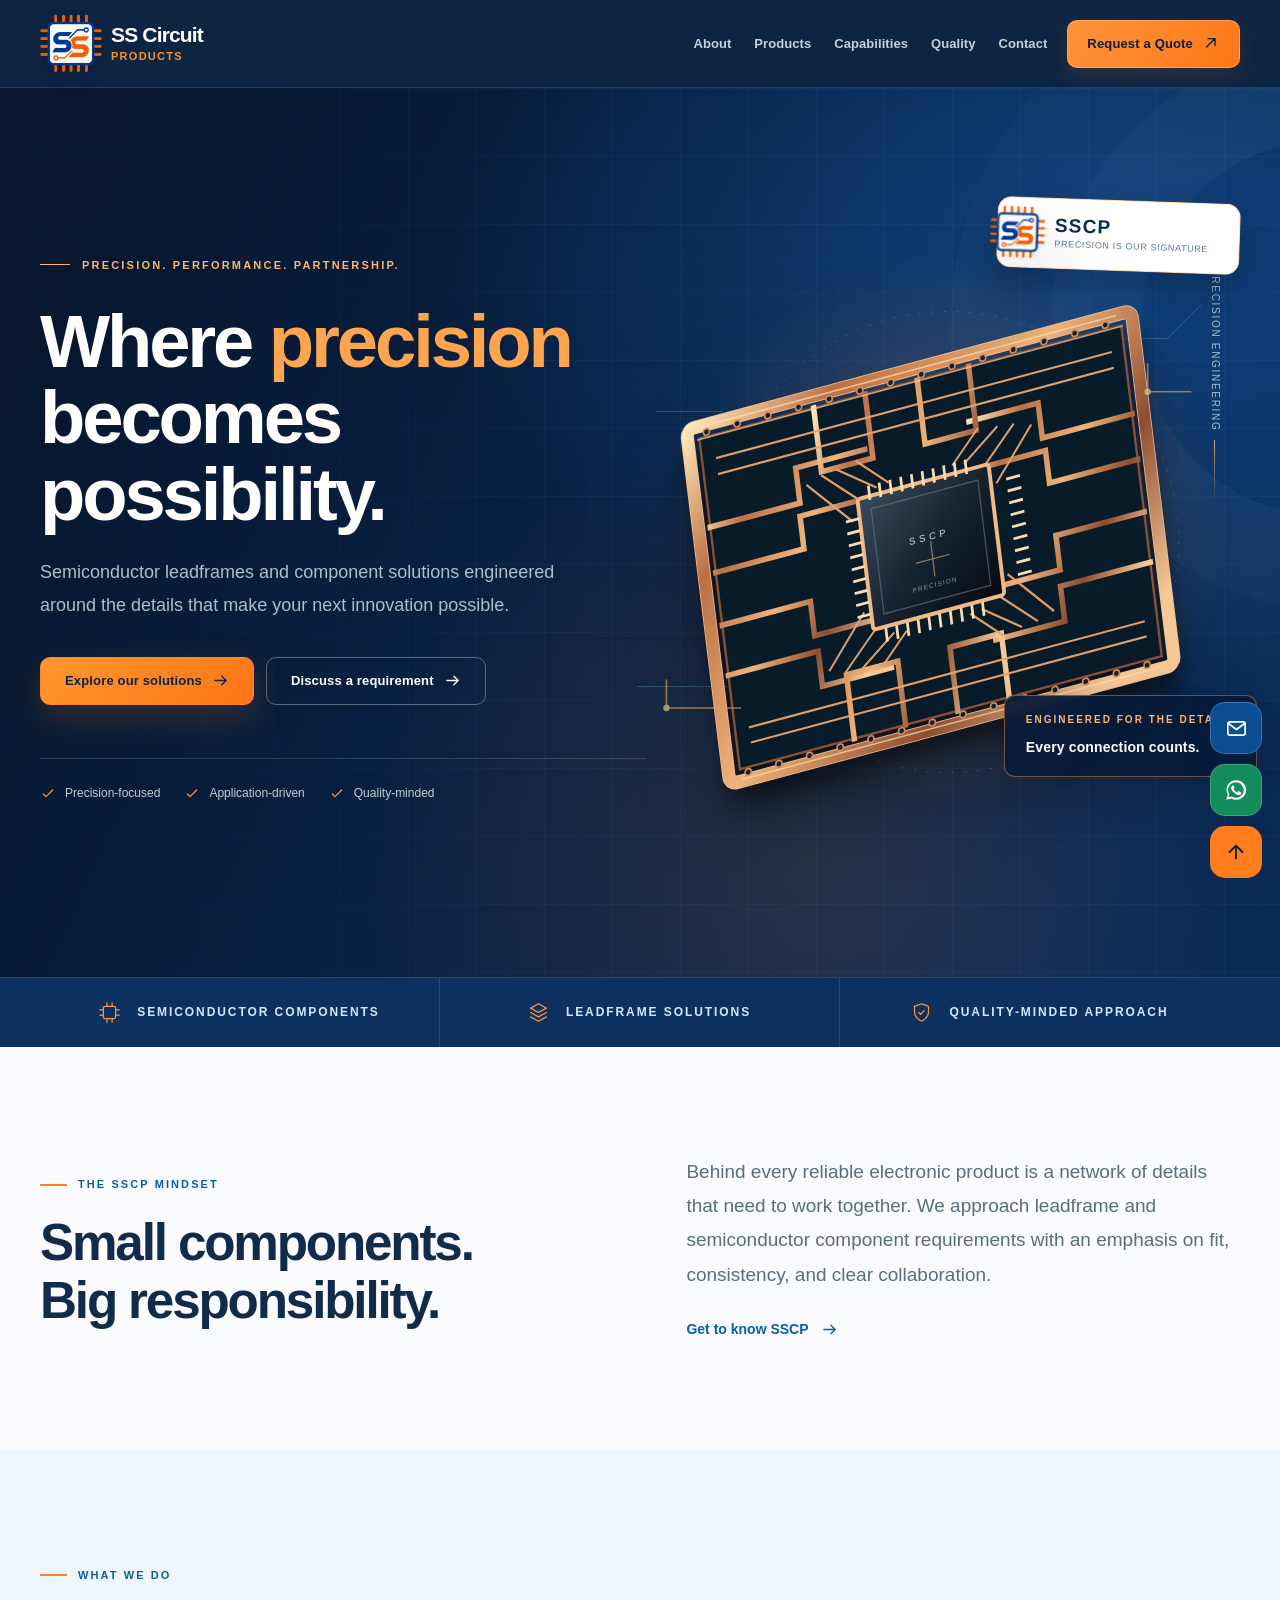
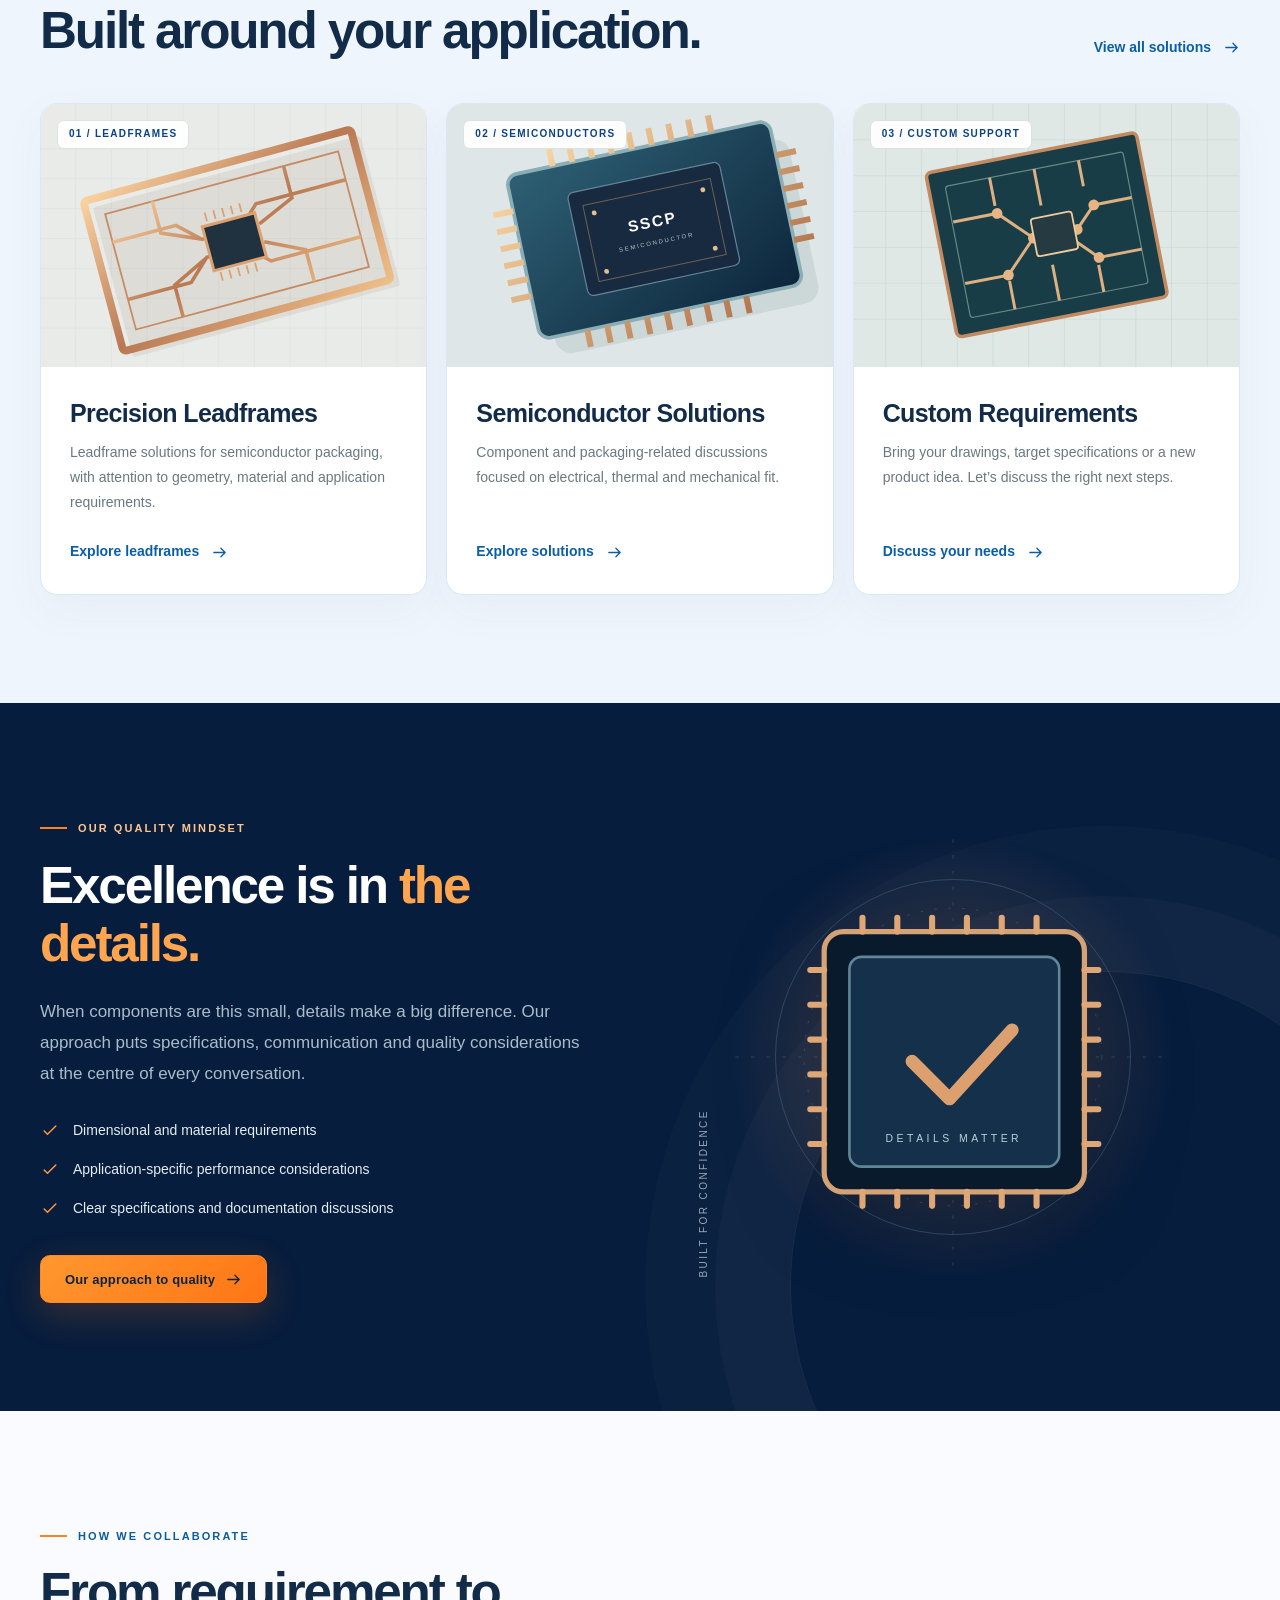
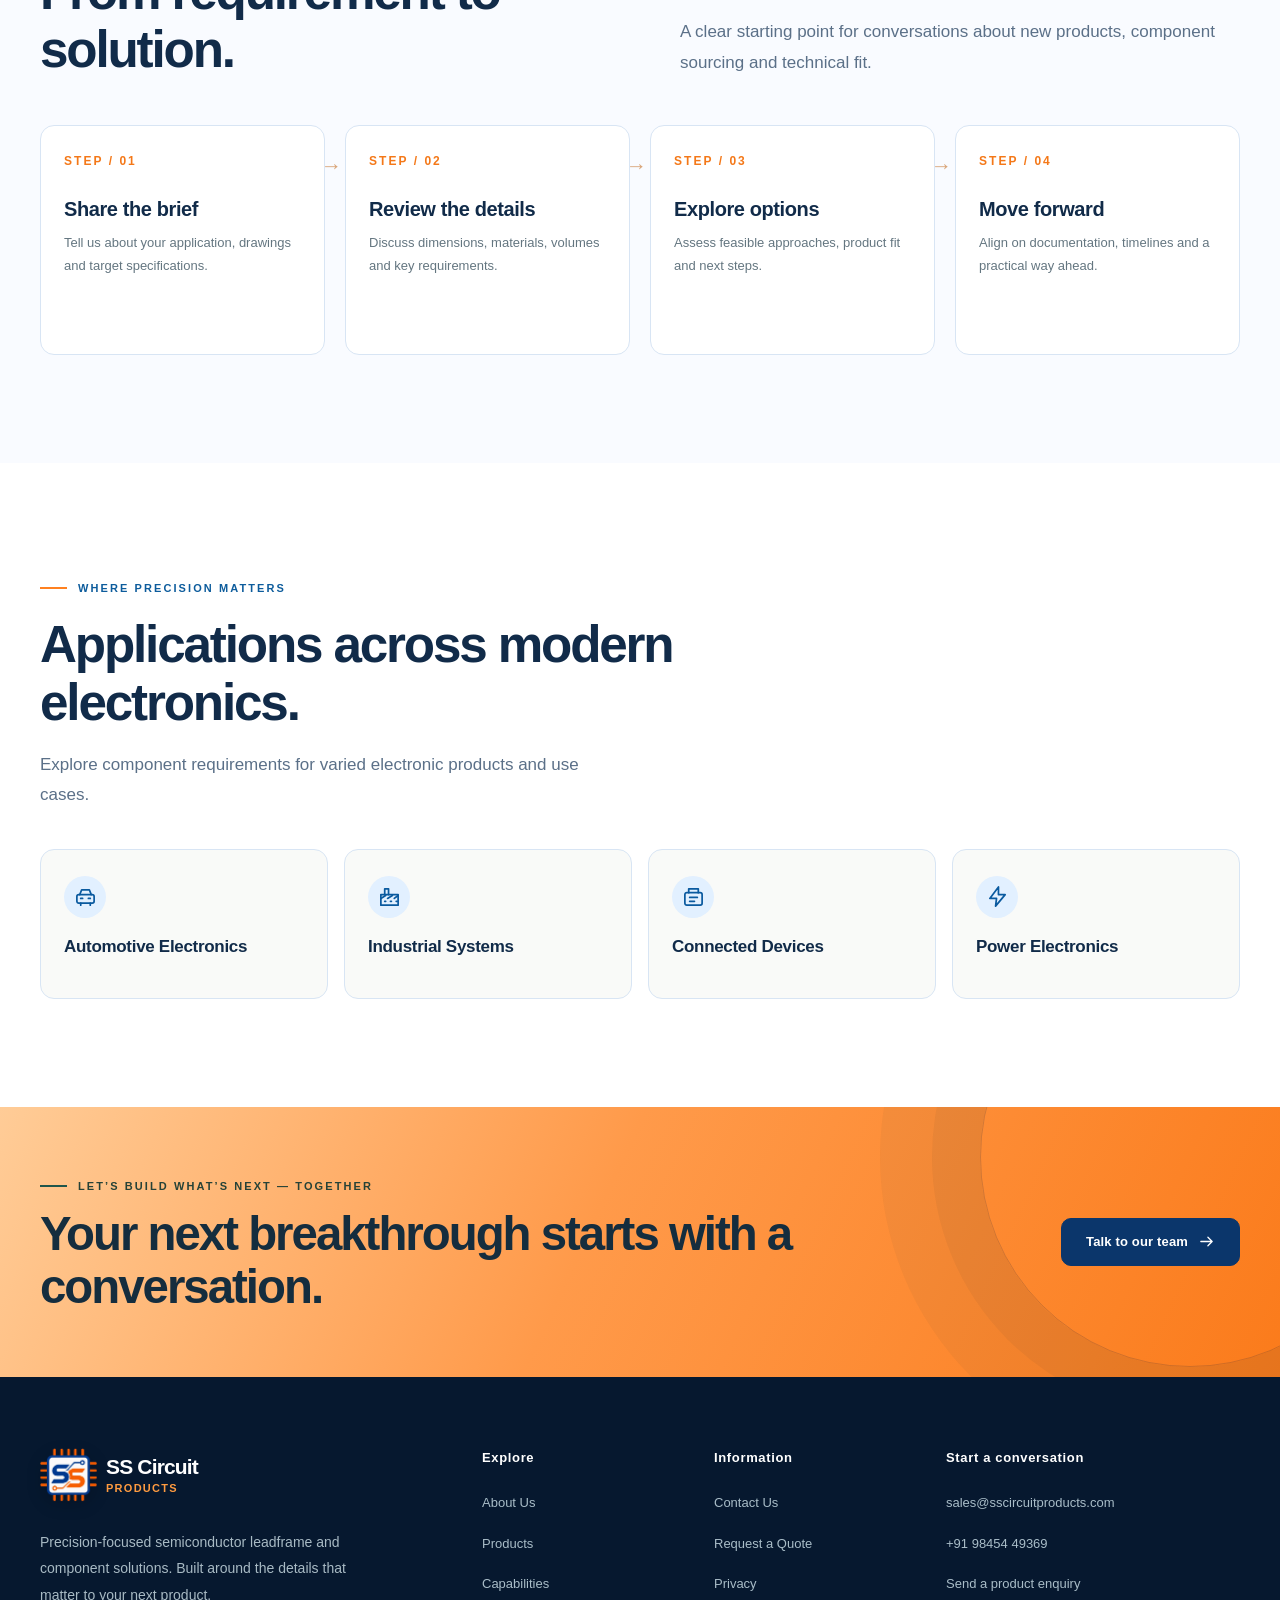
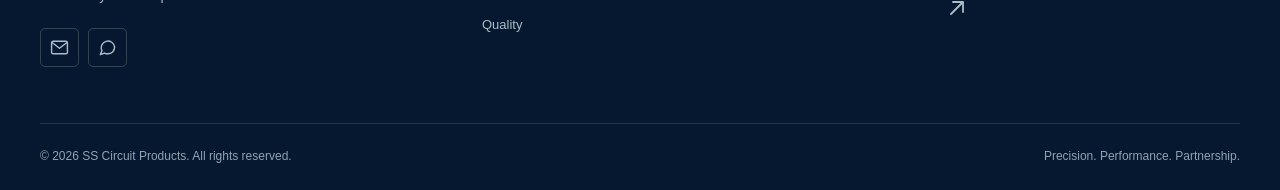
<file: index.html>
<!doctype html><html lang="en"><head><meta charset="utf-8"><meta name="viewport" content="width=device-width, initial-scale=1"><meta name="theme-color" content="#071d3d"><meta name="description" content="SS Circuit Products — semiconductor leadframes, packaging-related components and precision-focused solutions."><meta name="robots" content="index,follow"><link rel="canonical" href="https://sscircuitproducts.com/"><link rel="icon" type="image/png" href="assets/favicon.png"><link rel="preload" as="image" href="assets/hero-leadframe.svg" media="(min-width: 641px)" fetchpriority="low"><link rel="stylesheet" href="styles.css"><meta property="og:type" content="website"><meta property="og:site_name" content="SS Circuit Products"><meta property="og:title" content="Home | SS Circuit Products"><meta property="og:description" content="SS Circuit Products — semiconductor leadframes, packaging-related components and precision-focused solutions."><meta property="og:url" content="https://sscircuitproducts.com/"><meta property="og:image" content="https://sscircuitproducts.com/assets/social-card.png"><meta name="twitter:card" content="summary_large_image"><script type="application/ld+json">{"@context": "https://schema.org", "@type": "Organization", "name": "SS Circuit Products", "url": "https://sscircuitproducts.com", "email": "sales@sscircuitproducts.com", "telephone": "+919845449369", "description": "Precision-focused semiconductor leadframe and related component solutions."}</script><title>Home | SS Circuit Products</title><script>document.documentElement.classList.add('has-js')</script><script defer src="script.js"></script></head><body><a class="skip-link" href="#main">Skip to content</a><header class="header"><div class="container header-inner"><a class="brand" href="index.html" aria-label="SS Circuit Products — Home"><img class="brand-mark" src="assets/sscp-logo-icon.webp" alt="" width="52" height="52"><span class="brand-type"><span class="brand-primary"><span>SS Circuit</span></span><span class="brand-secondary">Products</span></span></a><nav id="primary-navigation" class="nav" aria-label="Main navigation"><a class="nav-link" href="about.html" >About</a><a class="nav-link" href="products.html" >Products</a><a class="nav-link" href="capabilities.html" >Capabilities</a><a class="nav-link" href="quality.html" >Quality</a><a class="nav-link" href="contact.html" >Contact</a></nav><a class="header-cta" href="contact.html#enquiry">Request a Quote <svg aria-hidden="true" class="" xmlns="http://www.w3.org/2000/svg" width="24" height="24" viewBox="0 0 24 24" fill="none" stroke="currentColor" stroke-width="1.8" stroke-linecap="round" stroke-linejoin="round"><path d="M5 17 17 5M7 5h10v10"/></svg></a><button class="mobile-menu-btn" type="button" aria-label="Open navigation" aria-expanded="false" aria-controls="primary-navigation"><svg aria-hidden="true" class="" xmlns="http://www.w3.org/2000/svg" width="24" height="24" viewBox="0 0 24 24" fill="none" stroke="currentColor" stroke-width="1.8" stroke-linecap="round" stroke-linejoin="round"><path d="M4 7h16M4 12h16M4 17h16"/></svg></button></div></header><main id="main">
<section class="dark-hero hero"><div class="container hero-main"><div class="hero-copy"><div class="hero-eyebrow"><span></span>Precision. Performance. Partnership.</div><h1>Where <em>precision</em> becomes possibility.</h1><p class="lead">Semiconductor leadframes and component solutions engineered around the details that make your next innovation possible.</p><div class="hero-actions"><a class="btn btn-primary" href="products.html" >Explore our solutions<svg aria-hidden="true" class="" xmlns="http://www.w3.org/2000/svg" width="24" height="24" viewBox="0 0 24 24" fill="none" stroke="currentColor" stroke-width="1.8" stroke-linecap="round" stroke-linejoin="round"><path d="M4 12h16m-6-6 6 6-6 6"/></svg></a><a class="btn btn-outline" href="contact.html#enquiry" >Discuss a requirement<svg aria-hidden="true" class="" xmlns="http://www.w3.org/2000/svg" width="24" height="24" viewBox="0 0 24 24" fill="none" stroke="currentColor" stroke-width="1.8" stroke-linecap="round" stroke-linejoin="round"><path d="M4 12h16m-6-6 6 6-6 6"/></svg></a></div><div class="hero-proof"><span><svg aria-hidden="true" class="" xmlns="http://www.w3.org/2000/svg" width="24" height="24" viewBox="0 0 24 24" fill="none" stroke="currentColor" stroke-width="1.8" stroke-linecap="round" stroke-linejoin="round"><path d="m5 12 4 4L19 6"/></svg> Precision-focused</span><span><svg aria-hidden="true" class="" xmlns="http://www.w3.org/2000/svg" width="24" height="24" viewBox="0 0 24 24" fill="none" stroke="currentColor" stroke-width="1.8" stroke-linecap="round" stroke-linejoin="round"><path d="m5 12 4 4L19 6"/></svg> Application-driven</span><span><svg aria-hidden="true" class="" xmlns="http://www.w3.org/2000/svg" width="24" height="24" viewBox="0 0 24 24" fill="none" stroke="currentColor" stroke-width="1.8" stroke-linecap="round" stroke-linejoin="round"><path d="m5 12 4 4L19 6"/></svg> Quality-minded</span></div></div><div class="hero-art"><div class="hero-brand-seal"><img src="assets/sscp-logo-icon.webp" alt="" width="72" height="72"><span><b>SSCP</b><small>Precision is our signature</small></span></div><img src="assets/hero-leadframe.svg" alt="Illustration of a precision copper semiconductor leadframe with a microchip" width="850" height="760" fetchpriority="high"><div class="hero-caption"><small>Engineered for the details</small><strong>Every connection counts.</strong></div><div class="hero-scan">Precision engineering<span></span></div></div></div></section>
<div class="ticker"><div class="container ticker-inner"><div class="ticker-item"><svg aria-hidden="true" class="" xmlns="http://www.w3.org/2000/svg" width="24" height="24" viewBox="0 0 24 24" fill="none" stroke="currentColor" stroke-width="1.8" stroke-linecap="round" stroke-linejoin="round"><rect x="5" y="5" width="14" height="14" rx="2"/><path d="M9 1v4m6-4v4M9 19v4m6-4v4M1 9h4m-4 6h4m14-6h4m-4 6h4"/></svg> Semiconductor components</div><div class="ticker-item"><svg aria-hidden="true" class="" xmlns="http://www.w3.org/2000/svg" width="24" height="24" viewBox="0 0 24 24" fill="none" stroke="currentColor" stroke-width="1.8" stroke-linecap="round" stroke-linejoin="round"><path d="m12 2 9 5-9 5-9-5 9-5Zm-9 10 9 5 9-5M3 17l9 5 9-5"/></svg> Leadframe solutions</div><div class="ticker-item"><svg aria-hidden="true" class="" xmlns="http://www.w3.org/2000/svg" width="24" height="24" viewBox="0 0 24 24" fill="none" stroke="currentColor" stroke-width="1.8" stroke-linecap="round" stroke-linejoin="round"><path d="M12 22s8-4 8-10V5l-8-3-8 3v7c0 6 8 10 8 10Z"/><path d="m9 12 2 2 4-4"/></svg> Quality-minded approach</div></div></div>
<section class="section"><div class="container intro-grid"><div class="js-reveal"><span class="eyebrow">The SSCP mindset</span><h2>Small components.<br>Big responsibility.</h2></div><div class="intro-right js-reveal"><p>Behind every reliable electronic product is a network of details that need to work together. We approach leadframe and semiconductor component requirements with an emphasis on fit, consistency, and clear collaboration.</p><a class="text-link" href="about.html">Get to know SSCP <svg aria-hidden="true" class="" xmlns="http://www.w3.org/2000/svg" width="24" height="24" viewBox="0 0 24 24" fill="none" stroke="currentColor" stroke-width="1.8" stroke-linecap="round" stroke-linejoin="round"><path d="M4 12h16m-6-6 6 6-6 6"/></svg></a></div></div></section>
<section class="section products-section"><div class="container"><div class="section-heading"><div><span class="eyebrow">What we do</span><h2>Built around your application.</h2></div><a href="products.html" class="text-link">View all solutions <svg aria-hidden="true" class="" xmlns="http://www.w3.org/2000/svg" width="24" height="24" viewBox="0 0 24 24" fill="none" stroke="currentColor" stroke-width="1.8" stroke-linecap="round" stroke-linejoin="round"><path d="M4 12h16m-6-6 6 6-6 6"/></svg></a></div><div class="product-grid">
<article class="product-card js-reveal"><a class="product-media" href="products.html#leadframes"><img src="assets/product-leadframe.svg" alt="Technical illustration of a copper leadframe" loading="lazy" width="660" height="440"><span class="product-number">01 / LEADFRAMES</span></a><div class="product-content"><h3>Precision Leadframes</h3><p>Leadframe solutions for semiconductor packaging, with attention to geometry, material and application requirements.</p><a href="products.html#leadframes" class="text-link">Explore leadframes <svg aria-hidden="true" class="" xmlns="http://www.w3.org/2000/svg" width="24" height="24" viewBox="0 0 24 24" fill="none" stroke="currentColor" stroke-width="1.8" stroke-linecap="round" stroke-linejoin="round"><path d="M4 12h16m-6-6 6 6-6 6"/></svg></a></div></article>
<article class="product-card js-reveal"><a class="product-media" href="products.html#semiconductor"><img src="assets/product-packaging.svg" alt="Semiconductor chip package illustration" loading="lazy" width="660" height="440"><span class="product-number">02 / SEMICONDUCTORS</span></a><div class="product-content"><h3>Semiconductor Solutions</h3><p>Component and packaging-related discussions focused on electrical, thermal and mechanical fit.</p><a href="products.html#semiconductor" class="text-link">Explore solutions <svg aria-hidden="true" class="" xmlns="http://www.w3.org/2000/svg" width="24" height="24" viewBox="0 0 24 24" fill="none" stroke="currentColor" stroke-width="1.8" stroke-linecap="round" stroke-linejoin="round"><path d="M4 12h16m-6-6 6 6-6 6"/></svg></a></div></article>
<article class="product-card js-reveal"><a class="product-media" href="products.html#custom"><img src="assets/product-custom.svg" alt="Custom engineered electronic component technical artwork" loading="lazy" width="660" height="440"><span class="product-number">03 / CUSTOM SUPPORT</span></a><div class="product-content"><h3>Custom Requirements</h3><p>Bring your drawings, target specifications or a new product idea. Let’s discuss the right next steps.</p><a href="products.html#custom" class="text-link">Discuss your needs <svg aria-hidden="true" class="" xmlns="http://www.w3.org/2000/svg" width="24" height="24" viewBox="0 0 24 24" fill="none" stroke="currentColor" stroke-width="1.8" stroke-linecap="round" stroke-linejoin="round"><path d="M4 12h16m-6-6 6 6-6 6"/></svg></a></div></article>
</div></div></section>
<section class="section dark-feature"><div class="container feature-grid"><div class="feature-copy js-reveal"><span class="eyebrow eyebrow-light">Our quality mindset</span><h2>Excellence is in <em>the details.</em></h2><p>When components are this small, details make a big difference. Our approach puts specifications, communication and quality considerations at the centre of every conversation.</p><ul class="feature-list"><li><svg aria-hidden="true" class="" xmlns="http://www.w3.org/2000/svg" width="24" height="24" viewBox="0 0 24 24" fill="none" stroke="currentColor" stroke-width="1.8" stroke-linecap="round" stroke-linejoin="round"><path d="m5 12 4 4L19 6"/></svg> Dimensional and material requirements</li><li><svg aria-hidden="true" class="" xmlns="http://www.w3.org/2000/svg" width="24" height="24" viewBox="0 0 24 24" fill="none" stroke="currentColor" stroke-width="1.8" stroke-linecap="round" stroke-linejoin="round"><path d="m5 12 4 4L19 6"/></svg> Application-specific performance considerations</li><li><svg aria-hidden="true" class="" xmlns="http://www.w3.org/2000/svg" width="24" height="24" viewBox="0 0 24 24" fill="none" stroke="currentColor" stroke-width="1.8" stroke-linecap="round" stroke-linejoin="round"><path d="m5 12 4 4L19 6"/></svg> Clear specifications and documentation discussions</li></ul><a class="btn btn-primary" href="quality.html" >Our approach to quality<svg aria-hidden="true" class="" xmlns="http://www.w3.org/2000/svg" width="24" height="24" viewBox="0 0 24 24" fill="none" stroke="currentColor" stroke-width="1.8" stroke-linecap="round" stroke-linejoin="round"><path d="M4 12h16m-6-6 6 6-6 6"/></svg></a></div><div class="feature-visual js-reveal"><img src="assets/quality-chip.svg" alt="Quality check mark integrated into a precision chip illustration" loading="lazy" width="570" height="540"><span class="feature-small-label">Built for confidence</span></div></div></section>
<section class="section"><div class="container"><div class="section-heading"><div><span class="eyebrow">How we collaborate</span><h2>From requirement to solution.</h2></div><p class="section-subhead">A clear starting point for conversations about new products, component sourcing and technical fit.</p></div><div class="process-grid"><div class="process-card js-reveal"><span class="process-num">STEP / 01</span><h3>Share the brief</h3><p>Tell us about your application, drawings and target specifications.</p></div><div class="process-card js-reveal"><span class="process-num">STEP / 02</span><h3>Review the details</h3><p>Discuss dimensions, materials, volumes and key requirements.</p></div><div class="process-card js-reveal"><span class="process-num">STEP / 03</span><h3>Explore options</h3><p>Assess feasible approaches, product fit and next steps.</p></div><div class="process-card js-reveal"><span class="process-num">STEP / 04</span><h3>Move forward</h3><p>Align on documentation, timelines and a practical way ahead.</p></div></div></div></section>
<section class="section application-section"><div class="container"><span class="eyebrow">Where precision matters</span><h2 style="max-width:720px;margin:18px 0 0">Applications across modern electronics.</h2><p class="section-subhead">Explore component requirements for varied electronic products and use cases.</p><div class="application-grid"><div class="application-card"> <div class="application-icon"><svg aria-hidden="true" class="" xmlns="http://www.w3.org/2000/svg" width="24" height="24" viewBox="0 0 24 24" fill="none" stroke="currentColor" stroke-width="1.8" stroke-linecap="round" stroke-linejoin="round"><rect x="3" y="10" width="18" height="9" rx="2"/><path d="m6 10 2-5h8l2 5M7 19v2m10-2v2M7 14h2m6 0h2"/></svg></div><h3>Automotive Electronics</h3></div><div class="application-card"><div class="application-icon"><svg aria-hidden="true" class="" xmlns="http://www.w3.org/2000/svg" width="24" height="24" viewBox="0 0 24 24" fill="none" stroke="currentColor" stroke-width="1.8" stroke-linecap="round" stroke-linejoin="round"><rect x="3" y="10" width="18" height="11"/><path d="M7 10V4h4v6M3 14l5-3m2 3 5-3m2 3 4-3M7 17h1m5 0h1m5 0h1"/></svg></div><h3>Industrial Systems</h3></div><div class="application-card"><div class="application-icon"><svg aria-hidden="true" class="" xmlns="http://www.w3.org/2000/svg" width="24" height="24" viewBox="0 0 24 24" fill="none" stroke="currentColor" stroke-width="1.8" stroke-linecap="round" stroke-linejoin="round"><rect x="3" y="8" width="18" height="13" rx="2"/><path d="M7 8V4h10v4M8 13h8m-8 4h5"/></svg></div><h3>Connected Devices</h3></div><div class="application-card"><div class="application-icon"><svg aria-hidden="true" class="" xmlns="http://www.w3.org/2000/svg" width="24" height="24" viewBox="0 0 24 24" fill="none" stroke="currentColor" stroke-width="1.8" stroke-linecap="round" stroke-linejoin="round"><path d="m13 2-9 12h7l-1 8 10-12h-7l0-8Z"/></svg></div><h3>Power Electronics</h3></div></div></div></section>
<section class="cta-band"><div class="container cta-inner"><div><span class="eyebrow">Let’s build what’s next — together</span><h2>Your next breakthrough starts with a conversation.</h2></div><a class="btn btn-dark" href="contact.html#enquiry" >Talk to our team<svg aria-hidden="true" class="" xmlns="http://www.w3.org/2000/svg" width="24" height="24" viewBox="0 0 24 24" fill="none" stroke="currentColor" stroke-width="1.8" stroke-linecap="round" stroke-linejoin="round"><path d="M4 12h16m-6-6 6 6-6 6"/></svg></a></div></section>
</main><footer class="footer"><div class="container"><div class="footer-grid"><div><a class="brand" href="index.html" aria-label="SS Circuit Products — Home"><img class="brand-mark" src="assets/sscp-logo-icon.webp" alt="" width="52" height="52"><span class="brand-type"><span class="brand-primary"><span>SS Circuit</span></span><span class="brand-secondary">Products</span></span></a><p class="footer-desc">Precision-focused semiconductor leadframe and component solutions. Built around the details that matter to your next product.</p><div class="footer-social"><a href="mailto:sales@sscircuitproducts.com" aria-label="Email SS Circuit Products"><svg aria-hidden="true" class="" xmlns="http://www.w3.org/2000/svg" width="24" height="24" viewBox="0 0 24 24" fill="none" stroke="currentColor" stroke-width="1.8" stroke-linecap="round" stroke-linejoin="round"><rect x="2" y="4" width="20" height="16" rx="2"/><path d="m3 6 9 7 9-7"/></svg></a><a href="https://wa.me/919845449369?text=Hello%20SSCP%2C%20I%20would%20like%20to%20discuss%20a%20requirement." target="_blank" rel="noopener noreferrer" aria-label="Message SS Circuit Products on WhatsApp"><svg aria-hidden="true" class="" xmlns="http://www.w3.org/2000/svg" width="24" height="24" viewBox="0 0 24 24" fill="none" stroke="currentColor" stroke-width="1.8" stroke-linecap="round" stroke-linejoin="round"><path d="M21 11.5a8.4 8.4 0 0 1-8.6 8.5 9 9 0 0 1-4.2-1L3 21l1.9-4.9A8.5 8.5 0 1 1 21 11.5Z"/></svg></a></div></div>
<div><h4>Explore</h4><ul class="footer-list"><li><a href="about.html">About Us</a></li><li><a href="products.html">Products</a></li><li><a href="capabilities.html">Capabilities</a></li><li><a href="quality.html">Quality</a></li></ul></div>
<div><h4>Information</h4><ul class="footer-list"><li><a href="contact.html">Contact Us</a></li><li><a href="contact.html#enquiry">Request a Quote</a></li><li><a href="privacy.html">Privacy</a></li></ul></div>
<div><h4>Start a conversation</h4><ul class="footer-list"><li><a href="mailto:sales@sscircuitproducts.com">sales@sscircuitproducts.com</a></li><li><a href="tel:+919845449369">+91 98454 49369</a></li><li><a href="contact.html#enquiry">Send a product enquiry <svg aria-hidden="true" class="" xmlns="http://www.w3.org/2000/svg" width="24" height="24" viewBox="0 0 24 24" fill="none" stroke="currentColor" stroke-width="1.8" stroke-linecap="round" stroke-linejoin="round"><path d="M5 17 17 5M7 5h10v10"/></svg></a></li></ul></div></div>
<div class="footer-bottom"><span>© <span data-year>2026</span> SS Circuit Products. All rights reserved.</span><span>Precision. Performance. Partnership.</span></div></div></footer>
<div class="floating-actions" aria-label="Quick contact and page navigation">
  <a class="floating-action floating-email" href="mailto:sales@sscircuitproducts.com?subject=Enquiry%20from%20SSCP%20website" aria-label="Send SSCP an email" title="Email SSCP">
    <svg viewBox="0 0 24 24" width="23" height="23" fill="none" stroke="currentColor" stroke-width="1.8" stroke-linecap="round" stroke-linejoin="round" aria-hidden="true"><rect x="3" y="5" width="18" height="14" rx="2"/><path d="m4 7 8 6 8-6"/></svg><span class="floating-tooltip">Email</span>
  </a>
  <a class="floating-action floating-whatsapp" href="https://wa.me/919845449369?text=Hello%20SS%20Circuit%20Products%2C%20I%27d%20like%20to%20discuss%20a%20requirement." target="_blank" rel="noopener noreferrer" aria-label="Contact SSCP on WhatsApp" title="WhatsApp SSCP">
    <svg viewBox="0 0 32 32" width="24" height="24" fill="currentColor" aria-hidden="true"><path d="M16 3a12.8 12.8 0 0 0-11 19.2L3 29l7-1.8A13 13 0 1 0 16 3Zm0 23.4a10.4 10.4 0 0 1-5.3-1.5l-.4-.2-4.2 1.1 1.1-4.1-.3-.4A10.4 10.4 0 1 1 16 26.4Zm5.8-7.9c-.3-.1-1.8-.9-2.1-1-.3-.1-.5-.1-.7.2-.2.3-.8 1-1 1.2-.2.2-.4.2-.7.1-.3-.2-1.3-.5-2.5-1.6-1-.9-1.7-2.1-1.9-2.4-.2-.3 0-.5.2-.7l.5-.6.3-.5c.1-.2 0-.4 0-.5l-1-2.2c-.2-.5-.5-.4-.7-.4h-.6c-.2 0-.6.1-.9.4-.3.3-1.2 1.1-1.2 2.8s1.2 3.2 1.4 3.4c.2.2 2.4 3.7 5.8 5.2.8.3 1.4.5 1.9.6.8.2 1.5.2 2.1.1.6-.1 1.8-.7 2.1-1.5.3-.8.3-1.4.2-1.5-.1-.2-.3-.2-.6-.4Z"/></svg><span class="floating-tooltip">WhatsApp</span>
  </a>
  <button class="floating-action floating-top" type="button" aria-label="Back to top" title="Back to top">
    <svg viewBox="0 0 24 24" width="22" height="22" fill="none" stroke="currentColor" stroke-width="2" stroke-linecap="round" stroke-linejoin="round" aria-hidden="true"><path d="M12 19V5m-7 7 7-7 7 7"/></svg><span class="floating-tooltip">Back to top</span>
  </button>
</div>
</body></html>
</file>
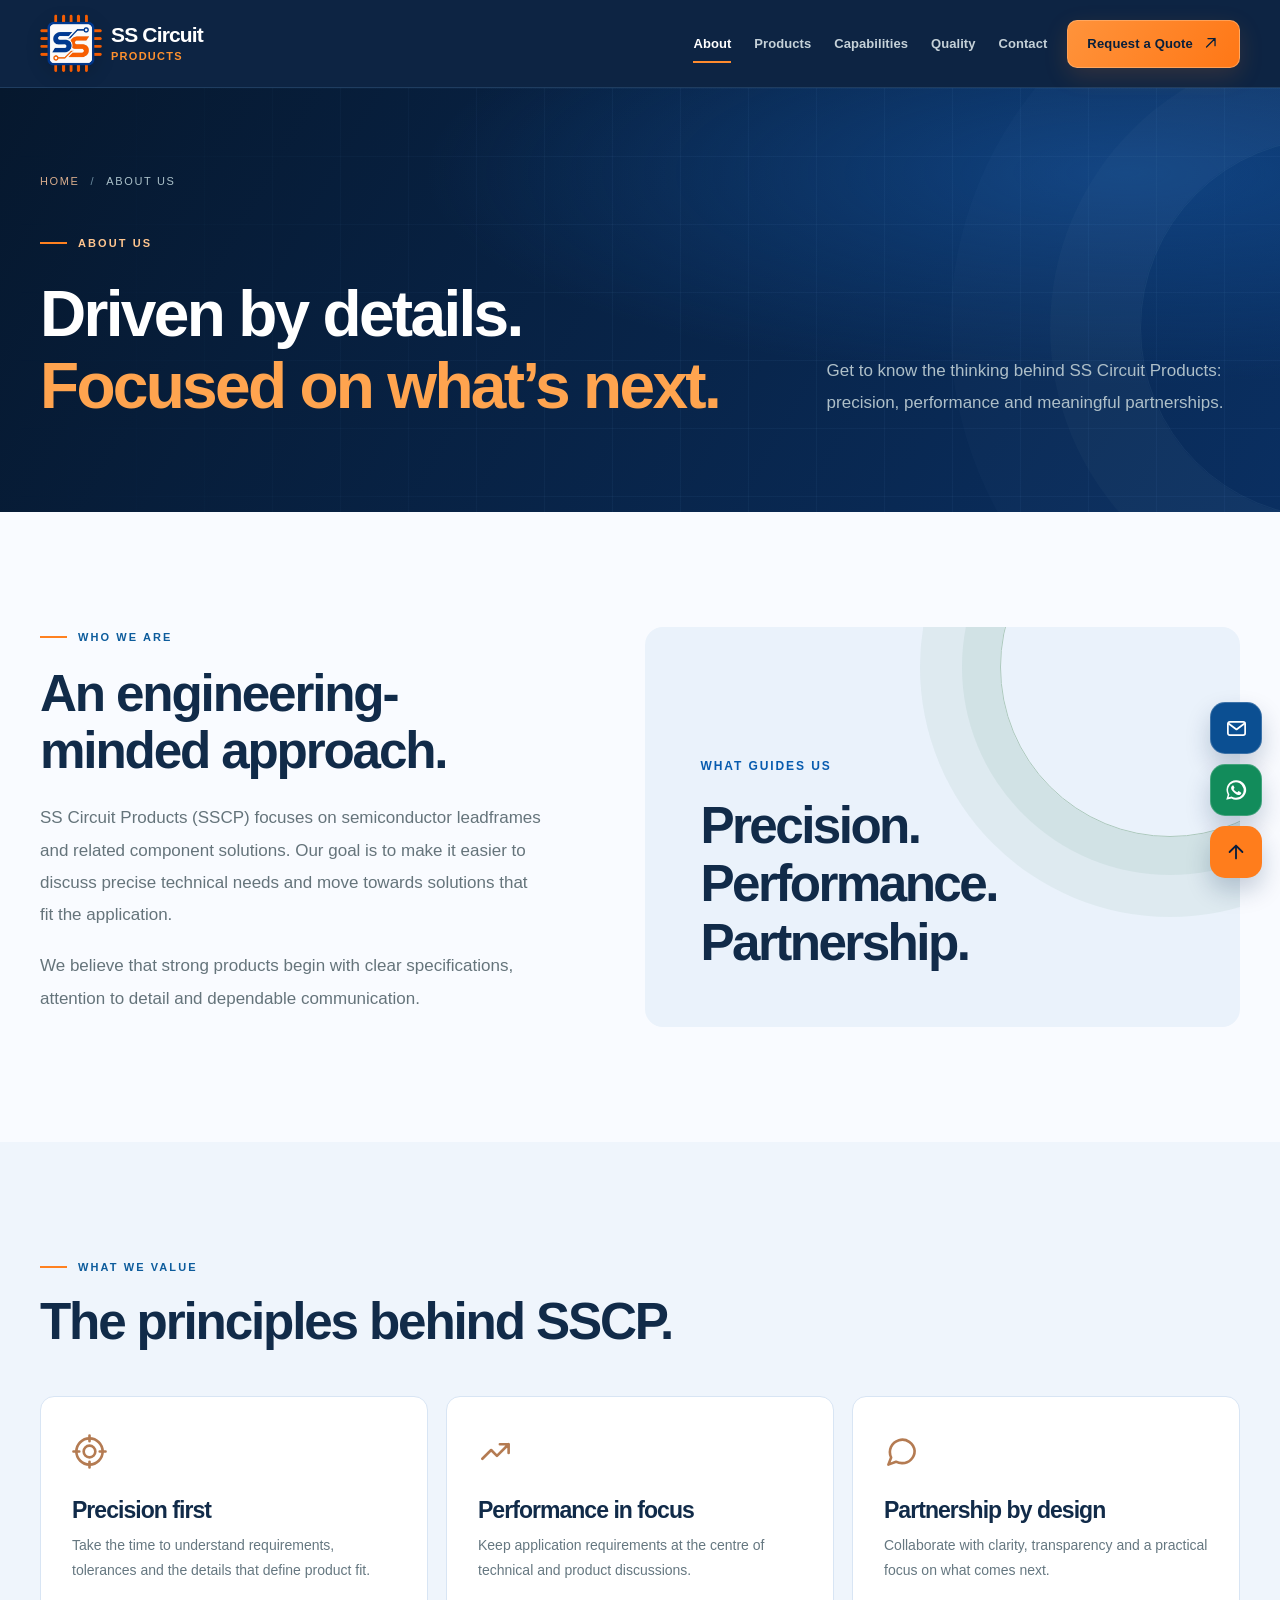
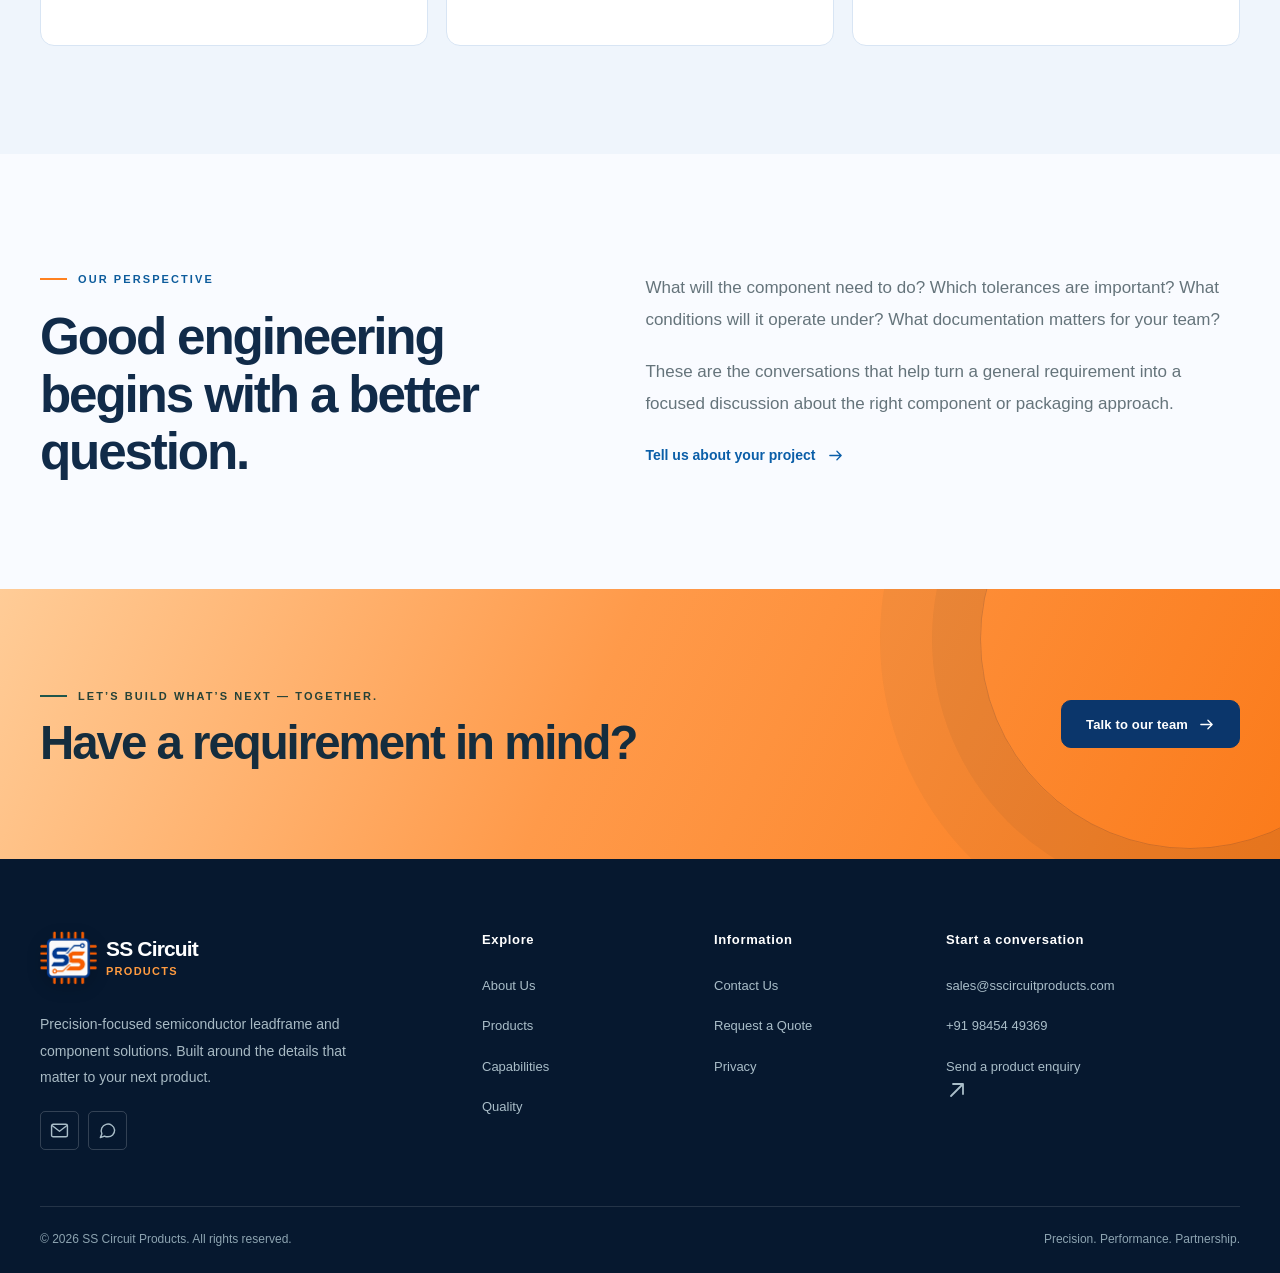
<file: about.html>
<!doctype html><html lang="en"><head><meta charset="utf-8"><meta name="viewport" content="width=device-width, initial-scale=1"><meta name="theme-color" content="#071d3d"><meta name="description" content="Learn about SS Circuit Products and its precision, performance and partnership-focused approach."><meta name="robots" content="index,follow"><link rel="canonical" href="https://sscircuitproducts.com/about.html"><link rel="icon" type="image/png" href="assets/favicon.png"><link rel="preload" as="image" href="assets/hero-leadframe.svg" media="(min-width: 641px)" fetchpriority="low"><link rel="stylesheet" href="styles.css"><meta property="og:type" content="website"><meta property="og:site_name" content="SS Circuit Products"><meta property="og:title" content="About Us | SS Circuit Products"><meta property="og:description" content="Learn about SS Circuit Products and its precision, performance and partnership-focused approach."><meta property="og:url" content="https://sscircuitproducts.com/about.html"><meta property="og:image" content="https://sscircuitproducts.com/assets/social-card.png"><meta name="twitter:card" content="summary_large_image"><script type="application/ld+json">{"@context": "https://schema.org", "@type": "Organization", "name": "SS Circuit Products", "url": "https://sscircuitproducts.com", "email": "sales@sscircuitproducts.com", "telephone": "+919845449369", "description": "Precision-focused semiconductor leadframe and related component solutions."}</script><title>About Us | SS Circuit Products</title><script>document.documentElement.classList.add('has-js')</script><script defer src="script.js"></script></head><body><a class="skip-link" href="#main">Skip to content</a><header class="header"><div class="container header-inner"><a class="brand" href="index.html" aria-label="SS Circuit Products — Home"><img class="brand-mark" src="assets/sscp-logo-icon.webp" alt="" width="52" height="52"><span class="brand-type"><span class="brand-primary"><span>SS Circuit</span></span><span class="brand-secondary">Products</span></span></a><nav id="primary-navigation" class="nav" aria-label="Main navigation"><a class="nav-link" href="about.html" aria-current="page">About</a><a class="nav-link" href="products.html" >Products</a><a class="nav-link" href="capabilities.html" >Capabilities</a><a class="nav-link" href="quality.html" >Quality</a><a class="nav-link" href="contact.html" >Contact</a></nav><a class="header-cta" href="contact.html#enquiry">Request a Quote <svg aria-hidden="true" class="" xmlns="http://www.w3.org/2000/svg" width="24" height="24" viewBox="0 0 24 24" fill="none" stroke="currentColor" stroke-width="1.8" stroke-linecap="round" stroke-linejoin="round"><path d="M5 17 17 5M7 5h10v10"/></svg></a><button class="mobile-menu-btn" type="button" aria-label="Open navigation" aria-expanded="false" aria-controls="primary-navigation"><svg aria-hidden="true" class="" xmlns="http://www.w3.org/2000/svg" width="24" height="24" viewBox="0 0 24 24" fill="none" stroke="currentColor" stroke-width="1.8" stroke-linecap="round" stroke-linejoin="round"><path d="M4 7h16M4 12h16M4 17h16"/></svg></button></div></header><main id="main">
<section class="dark-hero page-hero"><div class="container"><div class="breadcrumbs"><a href="index.html">Home</a><span>/</span>About us</div><div class="page-hero-grid"><div><span class="eyebrow eyebrow-light">About us</span><h1>Driven by details.<br><em>Focused on what’s next.</em></h1></div><p class="lead">Get to know the thinking behind SS Circuit Products: precision, performance and meaningful partnerships.</p></div></div></section>
<section class="section"><div class="container split-section"><div><span class="eyebrow">Who we are</span><h2 style="margin:18px 0 22px">An engineering-minded approach.</h2><div class="content-body"><p>SS Circuit Products (SSCP) focuses on semiconductor leadframes and related component solutions. Our goal is to make it easier to discuss precise technical needs and move towards solutions that fit the application.</p><p>We believe that strong products begin with clear specifications, attention to detail and dependable communication.</p></div></div><div class="statement-card"><span>What guides us</span><strong>Precision.<br>Performance.<br>Partnership.</strong></div></div></section>
<section class="section products-section"><div class="container"><span class="eyebrow">What we value</span><h2 style="margin:17px 0 0">The principles behind SSCP.</h2><div class="values-grid"><div class="value-card"><svg aria-hidden="true" class="" xmlns="http://www.w3.org/2000/svg" width="24" height="24" viewBox="0 0 24 24" fill="none" stroke="currentColor" stroke-width="1.8" stroke-linecap="round" stroke-linejoin="round"><circle cx="12" cy="12" r="9"/><circle cx="12" cy="12" r="4"/><path d="M12 1v4m0 14v4M1 12h4m14 0h4"/></svg><h3>Precision first</h3><p>Take the time to understand requirements, tolerances and the details that define product fit.</p></div><div class="value-card"><svg aria-hidden="true" class="" xmlns="http://www.w3.org/2000/svg" width="24" height="24" viewBox="0 0 24 24" fill="none" stroke="currentColor" stroke-width="1.8" stroke-linecap="round" stroke-linejoin="round"><path d="m3 17 6-6 4 4 8-8M15 7h6v6"/></svg><h3>Performance in focus</h3><p>Keep application requirements at the centre of technical and product discussions.</p></div><div class="value-card"><svg aria-hidden="true" class="" xmlns="http://www.w3.org/2000/svg" width="24" height="24" viewBox="0 0 24 24" fill="none" stroke="currentColor" stroke-width="1.8" stroke-linecap="round" stroke-linejoin="round"><path d="M21 11.5a8.4 8.4 0 0 1-8.6 8.5 9 9 0 0 1-4.2-1L3 21l1.9-4.9A8.5 8.5 0 1 1 21 11.5Z"/></svg><h3>Partnership by design</h3><p>Collaborate with clarity, transparency and a practical focus on what comes next.</p></div></div></div></section>
<section class="section"><div class="container split-section"><div><span class="eyebrow">Our perspective</span><h2 style="margin:19px 0 0">Good engineering begins with a better question.</h2></div><div class="content-body"><p>What will the component need to do? Which tolerances are important? What conditions will it operate under? What documentation matters for your team?</p><p>These are the conversations that help turn a general requirement into a focused discussion about the right component or packaging approach.</p><a href="contact.html#enquiry" class="text-link">Tell us about your project <svg aria-hidden="true" class="" xmlns="http://www.w3.org/2000/svg" width="24" height="24" viewBox="0 0 24 24" fill="none" stroke="currentColor" stroke-width="1.8" stroke-linecap="round" stroke-linejoin="round"><path d="M4 12h16m-6-6 6 6-6 6"/></svg></a></div></div></section>
<section class="cta-band"><div class="container cta-inner"><div><span class="eyebrow">Let’s build what’s next — together.</span><h2>Have a requirement in mind?</h2></div><a class="btn btn-dark" href="contact.html#enquiry" >Talk to our team<svg aria-hidden="true" class="" xmlns="http://www.w3.org/2000/svg" width="24" height="24" viewBox="0 0 24 24" fill="none" stroke="currentColor" stroke-width="1.8" stroke-linecap="round" stroke-linejoin="round"><path d="M4 12h16m-6-6 6 6-6 6"/></svg></a></div></section>
</main><footer class="footer"><div class="container"><div class="footer-grid"><div><a class="brand" href="index.html" aria-label="SS Circuit Products — Home"><img class="brand-mark" src="assets/sscp-logo-icon.webp" alt="" width="52" height="52"><span class="brand-type"><span class="brand-primary"><span>SS Circuit</span></span><span class="brand-secondary">Products</span></span></a><p class="footer-desc">Precision-focused semiconductor leadframe and component solutions. Built around the details that matter to your next product.</p><div class="footer-social"><a href="mailto:sales@sscircuitproducts.com" aria-label="Email SS Circuit Products"><svg aria-hidden="true" class="" xmlns="http://www.w3.org/2000/svg" width="24" height="24" viewBox="0 0 24 24" fill="none" stroke="currentColor" stroke-width="1.8" stroke-linecap="round" stroke-linejoin="round"><rect x="2" y="4" width="20" height="16" rx="2"/><path d="m3 6 9 7 9-7"/></svg></a><a href="https://wa.me/919845449369?text=Hello%20SSCP%2C%20I%20would%20like%20to%20discuss%20a%20requirement." target="_blank" rel="noopener noreferrer" aria-label="Message SS Circuit Products on WhatsApp"><svg aria-hidden="true" class="" xmlns="http://www.w3.org/2000/svg" width="24" height="24" viewBox="0 0 24 24" fill="none" stroke="currentColor" stroke-width="1.8" stroke-linecap="round" stroke-linejoin="round"><path d="M21 11.5a8.4 8.4 0 0 1-8.6 8.5 9 9 0 0 1-4.2-1L3 21l1.9-4.9A8.5 8.5 0 1 1 21 11.5Z"/></svg></a></div></div>
<div><h4>Explore</h4><ul class="footer-list"><li><a href="about.html">About Us</a></li><li><a href="products.html">Products</a></li><li><a href="capabilities.html">Capabilities</a></li><li><a href="quality.html">Quality</a></li></ul></div>
<div><h4>Information</h4><ul class="footer-list"><li><a href="contact.html">Contact Us</a></li><li><a href="contact.html#enquiry">Request a Quote</a></li><li><a href="privacy.html">Privacy</a></li></ul></div>
<div><h4>Start a conversation</h4><ul class="footer-list"><li><a href="mailto:sales@sscircuitproducts.com">sales@sscircuitproducts.com</a></li><li><a href="tel:+919845449369">+91 98454 49369</a></li><li><a href="contact.html#enquiry">Send a product enquiry <svg aria-hidden="true" class="" xmlns="http://www.w3.org/2000/svg" width="24" height="24" viewBox="0 0 24 24" fill="none" stroke="currentColor" stroke-width="1.8" stroke-linecap="round" stroke-linejoin="round"><path d="M5 17 17 5M7 5h10v10"/></svg></a></li></ul></div></div>
<div class="footer-bottom"><span>© <span data-year>2026</span> SS Circuit Products. All rights reserved.</span><span>Precision. Performance. Partnership.</span></div></div></footer>
<div class="floating-actions" aria-label="Quick contact and page navigation">
  <a class="floating-action floating-email" href="mailto:sales@sscircuitproducts.com?subject=Enquiry%20from%20SSCP%20website" aria-label="Send SSCP an email" title="Email SSCP">
    <svg viewBox="0 0 24 24" width="23" height="23" fill="none" stroke="currentColor" stroke-width="1.8" stroke-linecap="round" stroke-linejoin="round" aria-hidden="true"><rect x="3" y="5" width="18" height="14" rx="2"/><path d="m4 7 8 6 8-6"/></svg><span class="floating-tooltip">Email</span>
  </a>
  <a class="floating-action floating-whatsapp" href="https://wa.me/919845449369?text=Hello%20SS%20Circuit%20Products%2C%20I%27d%20like%20to%20discuss%20a%20requirement." target="_blank" rel="noopener noreferrer" aria-label="Contact SSCP on WhatsApp" title="WhatsApp SSCP">
    <svg viewBox="0 0 32 32" width="24" height="24" fill="currentColor" aria-hidden="true"><path d="M16 3a12.8 12.8 0 0 0-11 19.2L3 29l7-1.8A13 13 0 1 0 16 3Zm0 23.4a10.4 10.4 0 0 1-5.3-1.5l-.4-.2-4.2 1.1 1.1-4.1-.3-.4A10.4 10.4 0 1 1 16 26.4Zm5.8-7.9c-.3-.1-1.8-.9-2.1-1-.3-.1-.5-.1-.7.2-.2.3-.8 1-1 1.2-.2.2-.4.2-.7.1-.3-.2-1.3-.5-2.5-1.6-1-.9-1.7-2.1-1.9-2.4-.2-.3 0-.5.2-.7l.5-.6.3-.5c.1-.2 0-.4 0-.5l-1-2.2c-.2-.5-.5-.4-.7-.4h-.6c-.2 0-.6.1-.9.4-.3.3-1.2 1.1-1.2 2.8s1.2 3.2 1.4 3.4c.2.2 2.4 3.7 5.8 5.2.8.3 1.4.5 1.9.6.8.2 1.5.2 2.1.1.6-.1 1.8-.7 2.1-1.5.3-.8.3-1.4.2-1.5-.1-.2-.3-.2-.6-.4Z"/></svg><span class="floating-tooltip">WhatsApp</span>
  </a>
  <button class="floating-action floating-top" type="button" aria-label="Back to top" title="Back to top">
    <svg viewBox="0 0 24 24" width="22" height="22" fill="none" stroke="currentColor" stroke-width="2" stroke-linecap="round" stroke-linejoin="round" aria-hidden="true"><path d="M12 19V5m-7 7 7-7 7 7"/></svg><span class="floating-tooltip">Back to top</span>
  </button>
</div>
</body></html>
</file>
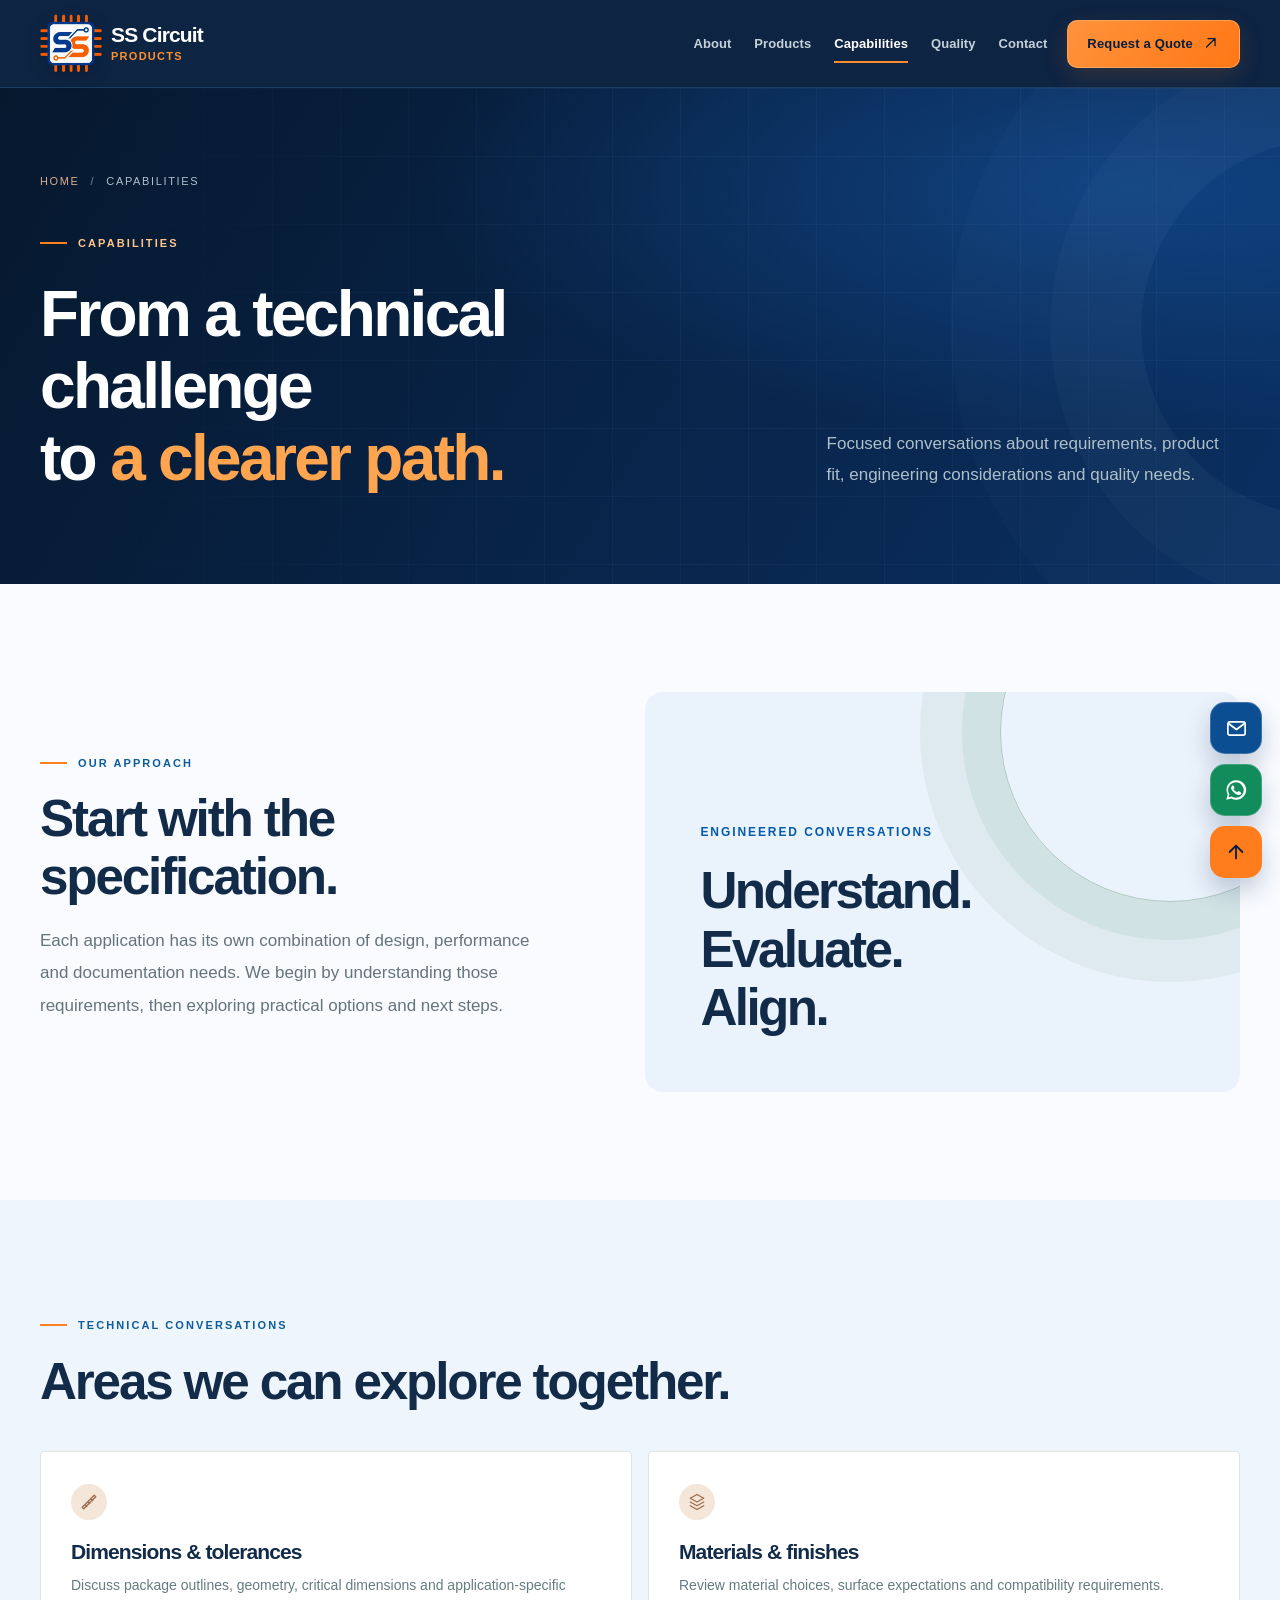
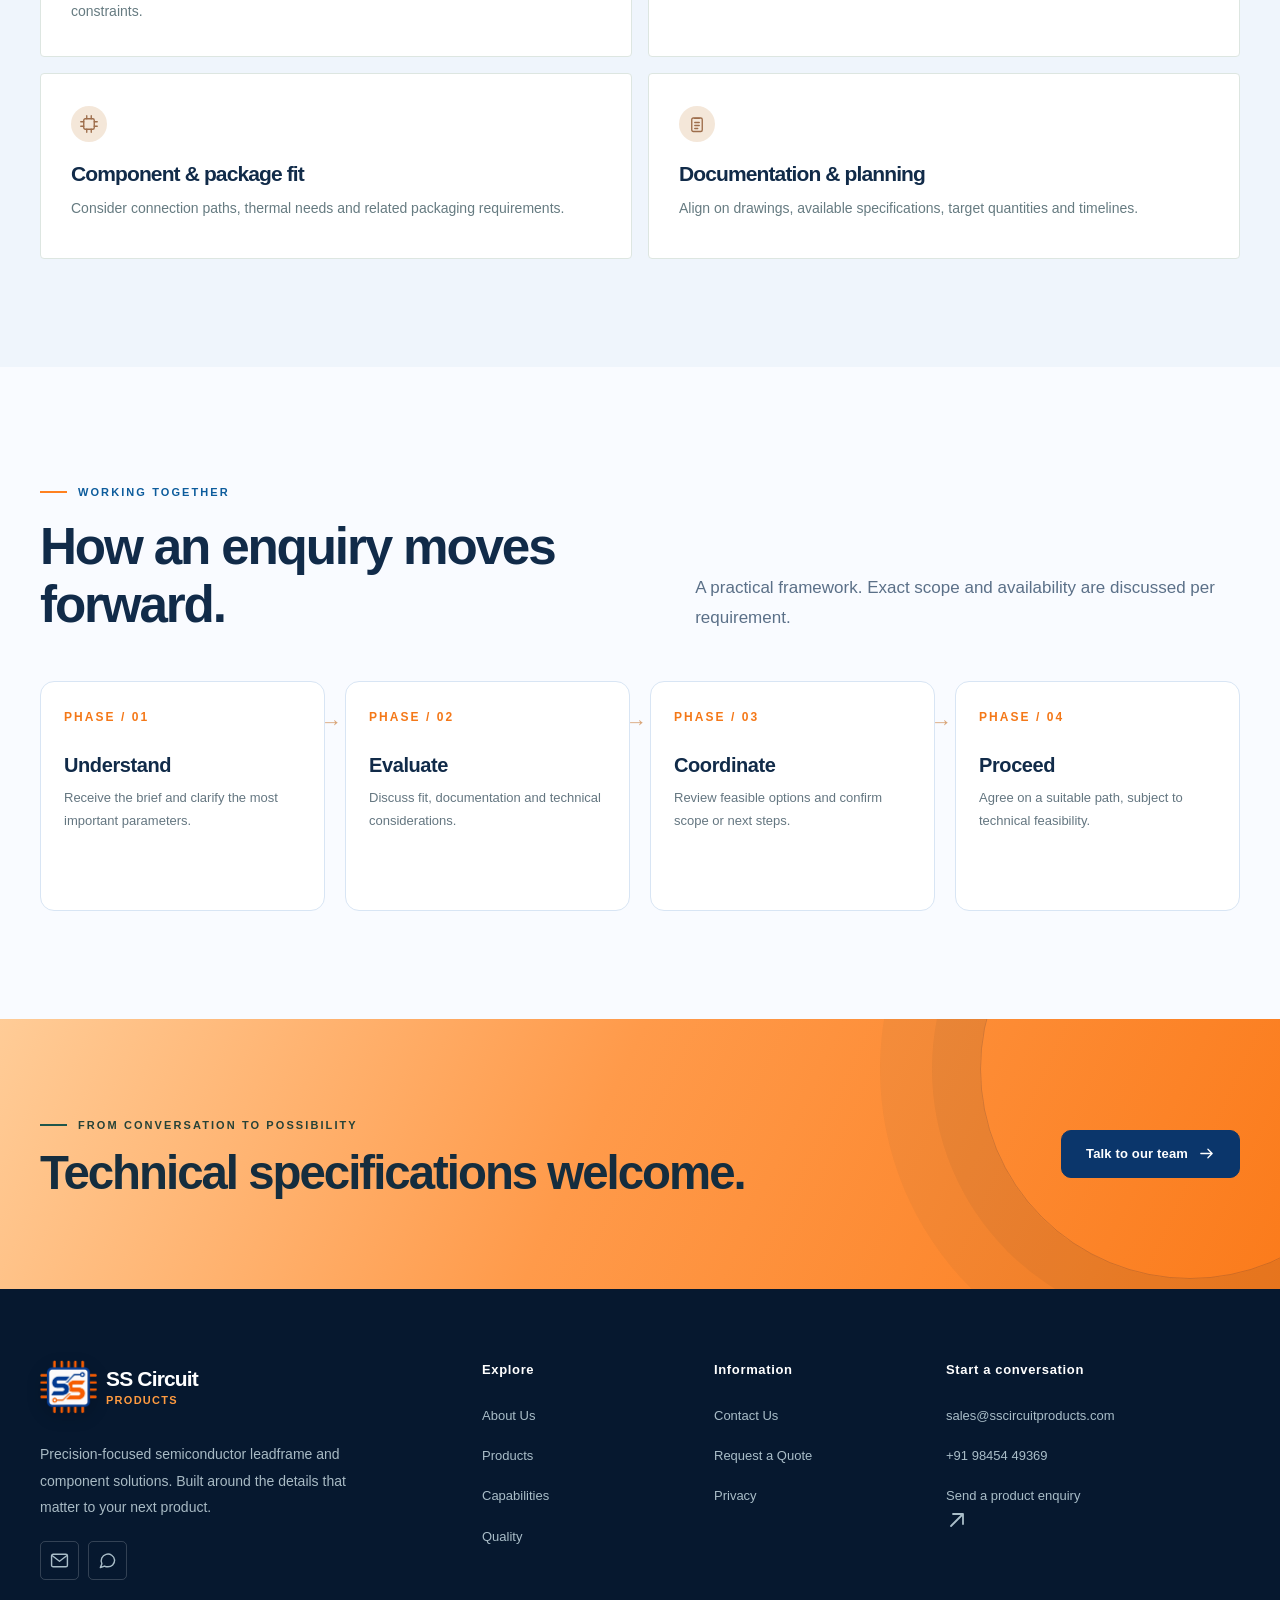
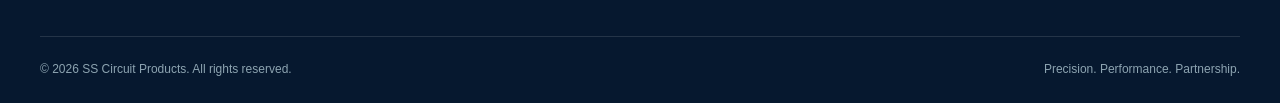
<file: capabilities.html>
<!doctype html><html lang="en"><head><meta charset="utf-8"><meta name="viewport" content="width=device-width, initial-scale=1"><meta name="theme-color" content="#071d3d"><meta name="description" content="Discuss technical requirements, materials, tolerances and planning for semiconductor components with SS Circuit Products."><meta name="robots" content="index,follow"><link rel="canonical" href="https://sscircuitproducts.com/capabilities.html"><link rel="icon" type="image/png" href="assets/favicon.png"><link rel="preload" as="image" href="assets/hero-leadframe.svg" media="(min-width: 641px)" fetchpriority="low"><link rel="stylesheet" href="styles.css"><meta property="og:type" content="website"><meta property="og:site_name" content="SS Circuit Products"><meta property="og:title" content="Capabilities | SS Circuit Products"><meta property="og:description" content="Discuss technical requirements, materials, tolerances and planning for semiconductor components with SS Circuit Products."><meta property="og:url" content="https://sscircuitproducts.com/capabilities.html"><meta property="og:image" content="https://sscircuitproducts.com/assets/social-card.png"><meta name="twitter:card" content="summary_large_image"><script type="application/ld+json">{"@context": "https://schema.org", "@type": "Organization", "name": "SS Circuit Products", "url": "https://sscircuitproducts.com", "email": "sales@sscircuitproducts.com", "telephone": "+919845449369", "description": "Precision-focused semiconductor leadframe and related component solutions."}</script><title>Capabilities | SS Circuit Products</title><script>document.documentElement.classList.add('has-js')</script><script defer src="script.js"></script></head><body><a class="skip-link" href="#main">Skip to content</a><header class="header"><div class="container header-inner"><a class="brand" href="index.html" aria-label="SS Circuit Products — Home"><img class="brand-mark" src="assets/sscp-logo-icon.webp" alt="" width="52" height="52"><span class="brand-type"><span class="brand-primary"><span>SS Circuit</span></span><span class="brand-secondary">Products</span></span></a><nav id="primary-navigation" class="nav" aria-label="Main navigation"><a class="nav-link" href="about.html" >About</a><a class="nav-link" href="products.html" >Products</a><a class="nav-link" href="capabilities.html" aria-current="page">Capabilities</a><a class="nav-link" href="quality.html" >Quality</a><a class="nav-link" href="contact.html" >Contact</a></nav><a class="header-cta" href="contact.html#enquiry">Request a Quote <svg aria-hidden="true" class="" xmlns="http://www.w3.org/2000/svg" width="24" height="24" viewBox="0 0 24 24" fill="none" stroke="currentColor" stroke-width="1.8" stroke-linecap="round" stroke-linejoin="round"><path d="M5 17 17 5M7 5h10v10"/></svg></a><button class="mobile-menu-btn" type="button" aria-label="Open navigation" aria-expanded="false" aria-controls="primary-navigation"><svg aria-hidden="true" class="" xmlns="http://www.w3.org/2000/svg" width="24" height="24" viewBox="0 0 24 24" fill="none" stroke="currentColor" stroke-width="1.8" stroke-linecap="round" stroke-linejoin="round"><path d="M4 7h16M4 12h16M4 17h16"/></svg></button></div></header><main id="main">
<section class="dark-hero page-hero"><div class="container"><div class="breadcrumbs"><a href="index.html">Home</a><span>/</span>Capabilities</div><div class="page-hero-grid"><div><span class="eyebrow eyebrow-light">Capabilities</span><h1>From a technical challenge<br>to <em>a clearer path.</em></h1></div><p class="lead">Focused conversations about requirements, product fit, engineering considerations and quality needs.</p></div></div></section>
<section class="section"><div class="container split-section"><div><span class="eyebrow">Our approach</span><h2 style="margin:18px 0 19px">Start with the specification.</h2><p class="content-body">Each application has its own combination of design, performance and documentation needs. We begin by understanding those requirements, then exploring practical options and next steps.</p></div><div class="statement-card"><span>Engineered conversations</span><strong>Understand.<br>Evaluate.<br>Align.</strong></div></div></section>
<section class="section products-section"><div class="container"><span class="eyebrow">Technical conversations</span><h2 style="margin:18px 0 0">Areas we can explore together.</h2><div class="check-grid"><div class="check-card"><div class="check-icon"><svg aria-hidden="true" class="" xmlns="http://www.w3.org/2000/svg" width="24" height="24" viewBox="0 0 24 24" fill="none" stroke="currentColor" stroke-width="1.8" stroke-linecap="round" stroke-linejoin="round"><path d="M5 21 21 5 19 3 3 19l2 2ZM7 16l2 2m2-6 2 2m2-6 2 2"/></svg></div><h3>Dimensions & tolerances</h3><p>Discuss package outlines, geometry, critical dimensions and application-specific constraints.</p></div><div class="check-card"><div class="check-icon"><svg aria-hidden="true" class="" xmlns="http://www.w3.org/2000/svg" width="24" height="24" viewBox="0 0 24 24" fill="none" stroke="currentColor" stroke-width="1.8" stroke-linecap="round" stroke-linejoin="round"><path d="m12 2 9 5-9 5-9-5 9-5Zm-9 10 9 5 9-5M3 17l9 5 9-5"/></svg></div><h3>Materials & finishes</h3><p>Review material choices, surface expectations and compatibility requirements.</p></div><div class="check-card"><div class="check-icon"><svg aria-hidden="true" class="" xmlns="http://www.w3.org/2000/svg" width="24" height="24" viewBox="0 0 24 24" fill="none" stroke="currentColor" stroke-width="1.8" stroke-linecap="round" stroke-linejoin="round"><rect x="5" y="5" width="14" height="14" rx="2"/><path d="M9 1v4m6-4v4M9 19v4m6-4v4M1 9h4m-4 6h4m14-6h4m-4 6h4"/></svg></div><h3>Component & package fit</h3><p>Consider connection paths, thermal needs and related packaging requirements.</p></div><div class="check-card"><div class="check-icon"><svg aria-hidden="true" class="" xmlns="http://www.w3.org/2000/svg" width="24" height="24" viewBox="0 0 24 24" fill="none" stroke="currentColor" stroke-width="1.8" stroke-linecap="round" stroke-linejoin="round"><rect x="5" y="4" width="14" height="18" rx="2"/><path d="M9 4.5h6M9 10h6m-6 4h6m-6 4h4"/></svg></div><h3>Documentation & planning</h3><p>Align on drawings, available specifications, target quantities and timelines.</p></div></div></div></section>
<section class="section"><div class="container"><div class="section-heading"><div><span class="eyebrow">Working together</span><h2>How an enquiry moves forward.</h2></div><p class="section-subhead">A practical framework. Exact scope and availability are discussed per requirement.</p></div><div class="process-grid"><div class="process-card"><span class="process-num">PHASE / 01</span><h3>Understand</h3><p>Receive the brief and clarify the most important parameters.</p></div><div class="process-card"><span class="process-num">PHASE / 02</span><h3>Evaluate</h3><p>Discuss fit, documentation and technical considerations.</p></div><div class="process-card"><span class="process-num">PHASE / 03</span><h3>Coordinate</h3><p>Review feasible options and confirm scope or next steps.</p></div><div class="process-card"><span class="process-num">PHASE / 04</span><h3>Proceed</h3><p>Agree on a suitable path, subject to technical feasibility.</p></div></div></div></section>
<section class="cta-band"><div class="container cta-inner"><div><span class="eyebrow">From conversation to possibility</span><h2>Technical specifications welcome.</h2></div><a class="btn btn-dark" href="contact.html#enquiry" >Talk to our team<svg aria-hidden="true" class="" xmlns="http://www.w3.org/2000/svg" width="24" height="24" viewBox="0 0 24 24" fill="none" stroke="currentColor" stroke-width="1.8" stroke-linecap="round" stroke-linejoin="round"><path d="M4 12h16m-6-6 6 6-6 6"/></svg></a></div></section>
</main><footer class="footer"><div class="container"><div class="footer-grid"><div><a class="brand" href="index.html" aria-label="SS Circuit Products — Home"><img class="brand-mark" src="assets/sscp-logo-icon.webp" alt="" width="52" height="52"><span class="brand-type"><span class="brand-primary"><span>SS Circuit</span></span><span class="brand-secondary">Products</span></span></a><p class="footer-desc">Precision-focused semiconductor leadframe and component solutions. Built around the details that matter to your next product.</p><div class="footer-social"><a href="mailto:sales@sscircuitproducts.com" aria-label="Email SS Circuit Products"><svg aria-hidden="true" class="" xmlns="http://www.w3.org/2000/svg" width="24" height="24" viewBox="0 0 24 24" fill="none" stroke="currentColor" stroke-width="1.8" stroke-linecap="round" stroke-linejoin="round"><rect x="2" y="4" width="20" height="16" rx="2"/><path d="m3 6 9 7 9-7"/></svg></a><a href="https://wa.me/919845449369?text=Hello%20SSCP%2C%20I%20would%20like%20to%20discuss%20a%20requirement." target="_blank" rel="noopener noreferrer" aria-label="Message SS Circuit Products on WhatsApp"><svg aria-hidden="true" class="" xmlns="http://www.w3.org/2000/svg" width="24" height="24" viewBox="0 0 24 24" fill="none" stroke="currentColor" stroke-width="1.8" stroke-linecap="round" stroke-linejoin="round"><path d="M21 11.5a8.4 8.4 0 0 1-8.6 8.5 9 9 0 0 1-4.2-1L3 21l1.9-4.9A8.5 8.5 0 1 1 21 11.5Z"/></svg></a></div></div>
<div><h4>Explore</h4><ul class="footer-list"><li><a href="about.html">About Us</a></li><li><a href="products.html">Products</a></li><li><a href="capabilities.html">Capabilities</a></li><li><a href="quality.html">Quality</a></li></ul></div>
<div><h4>Information</h4><ul class="footer-list"><li><a href="contact.html">Contact Us</a></li><li><a href="contact.html#enquiry">Request a Quote</a></li><li><a href="privacy.html">Privacy</a></li></ul></div>
<div><h4>Start a conversation</h4><ul class="footer-list"><li><a href="mailto:sales@sscircuitproducts.com">sales@sscircuitproducts.com</a></li><li><a href="tel:+919845449369">+91 98454 49369</a></li><li><a href="contact.html#enquiry">Send a product enquiry <svg aria-hidden="true" class="" xmlns="http://www.w3.org/2000/svg" width="24" height="24" viewBox="0 0 24 24" fill="none" stroke="currentColor" stroke-width="1.8" stroke-linecap="round" stroke-linejoin="round"><path d="M5 17 17 5M7 5h10v10"/></svg></a></li></ul></div></div>
<div class="footer-bottom"><span>© <span data-year>2026</span> SS Circuit Products. All rights reserved.</span><span>Precision. Performance. Partnership.</span></div></div></footer>
<div class="floating-actions" aria-label="Quick contact and page navigation">
  <a class="floating-action floating-email" href="mailto:sales@sscircuitproducts.com?subject=Enquiry%20from%20SSCP%20website" aria-label="Send SSCP an email" title="Email SSCP">
    <svg viewBox="0 0 24 24" width="23" height="23" fill="none" stroke="currentColor" stroke-width="1.8" stroke-linecap="round" stroke-linejoin="round" aria-hidden="true"><rect x="3" y="5" width="18" height="14" rx="2"/><path d="m4 7 8 6 8-6"/></svg><span class="floating-tooltip">Email</span>
  </a>
  <a class="floating-action floating-whatsapp" href="https://wa.me/919845449369?text=Hello%20SS%20Circuit%20Products%2C%20I%27d%20like%20to%20discuss%20a%20requirement." target="_blank" rel="noopener noreferrer" aria-label="Contact SSCP on WhatsApp" title="WhatsApp SSCP">
    <svg viewBox="0 0 32 32" width="24" height="24" fill="currentColor" aria-hidden="true"><path d="M16 3a12.8 12.8 0 0 0-11 19.2L3 29l7-1.8A13 13 0 1 0 16 3Zm0 23.4a10.4 10.4 0 0 1-5.3-1.5l-.4-.2-4.2 1.1 1.1-4.1-.3-.4A10.4 10.4 0 1 1 16 26.4Zm5.8-7.9c-.3-.1-1.8-.9-2.1-1-.3-.1-.5-.1-.7.2-.2.3-.8 1-1 1.2-.2.2-.4.2-.7.1-.3-.2-1.3-.5-2.5-1.6-1-.9-1.7-2.1-1.9-2.4-.2-.3 0-.5.2-.7l.5-.6.3-.5c.1-.2 0-.4 0-.5l-1-2.2c-.2-.5-.5-.4-.7-.4h-.6c-.2 0-.6.1-.9.4-.3.3-1.2 1.1-1.2 2.8s1.2 3.2 1.4 3.4c.2.2 2.4 3.7 5.8 5.2.8.3 1.4.5 1.9.6.8.2 1.5.2 2.1.1.6-.1 1.8-.7 2.1-1.5.3-.8.3-1.4.2-1.5-.1-.2-.3-.2-.6-.4Z"/></svg><span class="floating-tooltip">WhatsApp</span>
  </a>
  <button class="floating-action floating-top" type="button" aria-label="Back to top" title="Back to top">
    <svg viewBox="0 0 24 24" width="22" height="22" fill="none" stroke="currentColor" stroke-width="2" stroke-linecap="round" stroke-linejoin="round" aria-hidden="true"><path d="M12 19V5m-7 7 7-7 7 7"/></svg><span class="floating-tooltip">Back to top</span>
  </button>
</div>
</body></html>
</file>
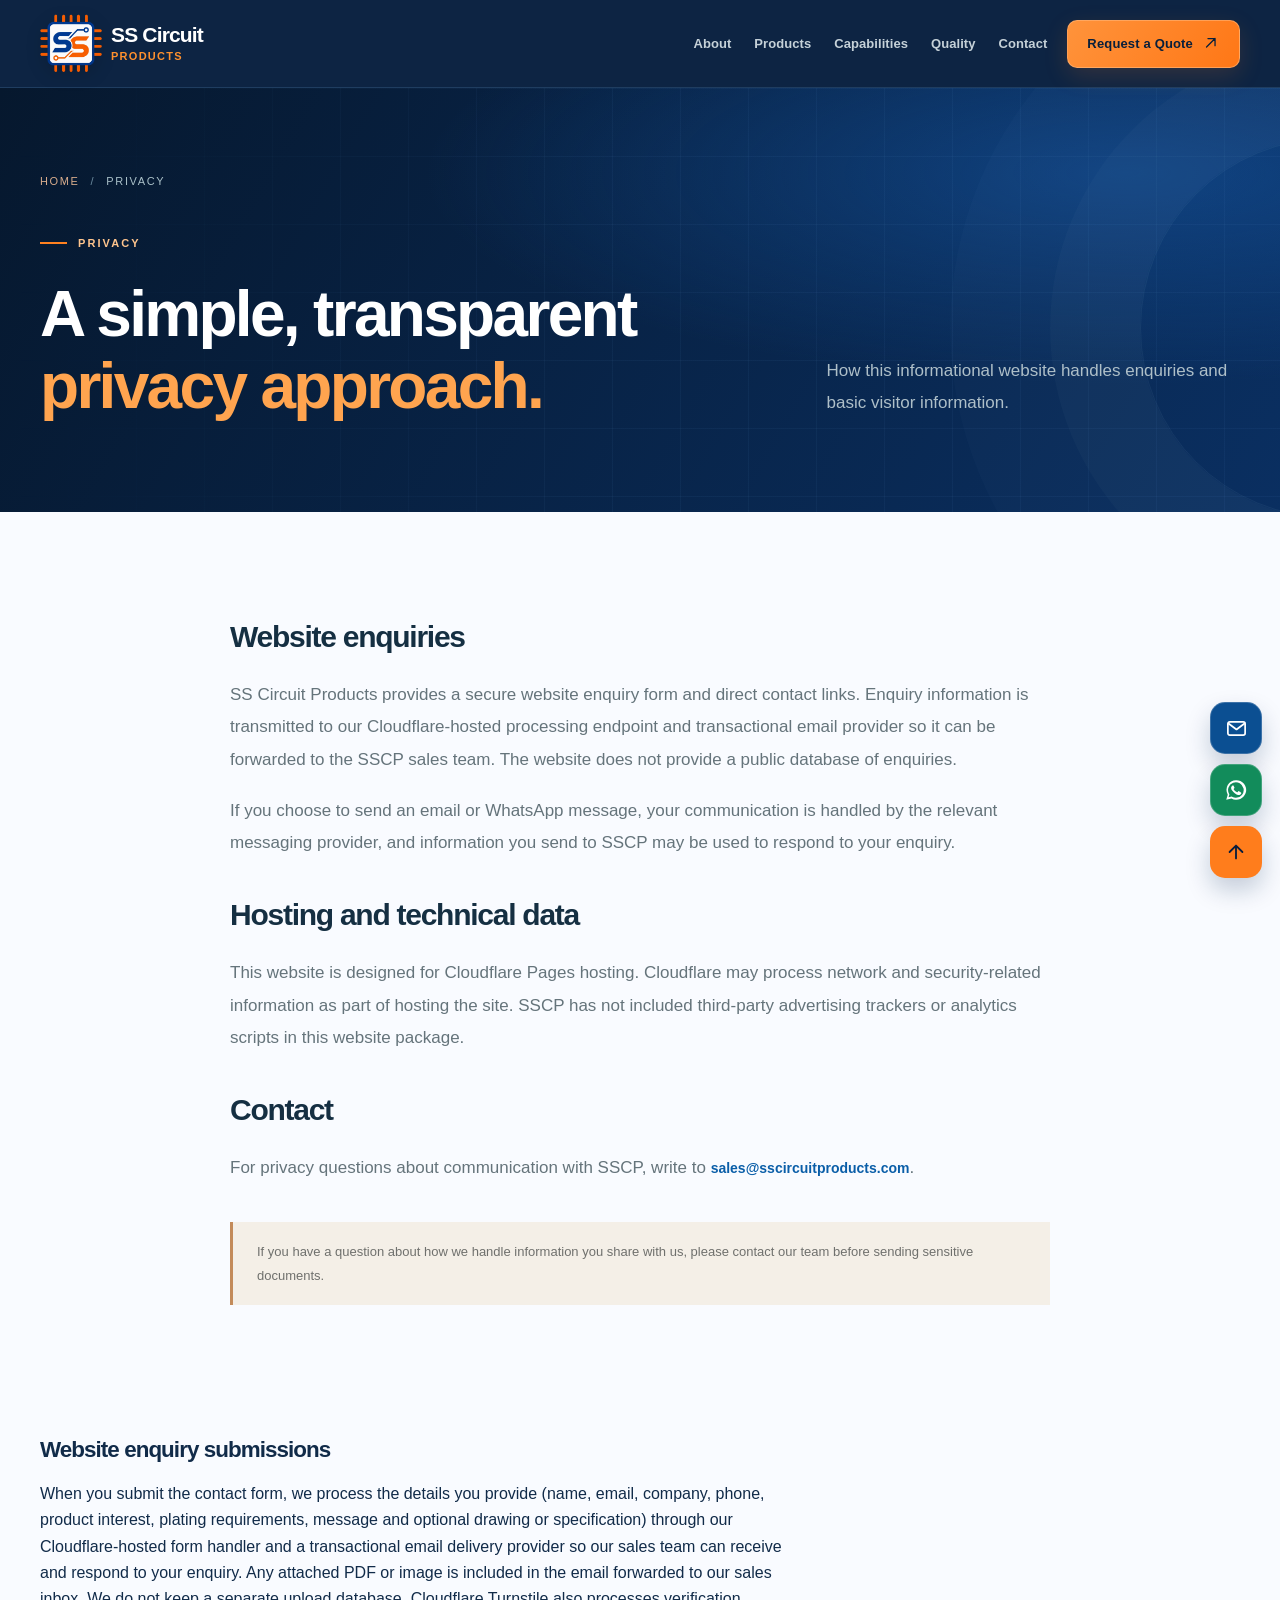
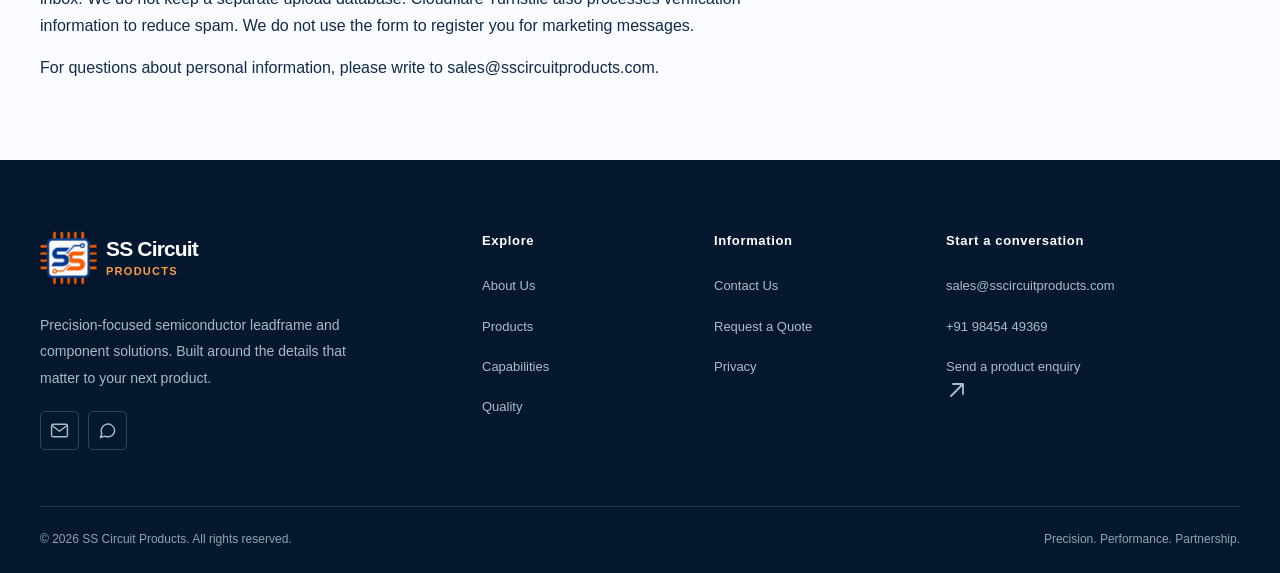
<file: privacy.html>
<!doctype html><html lang="en"><head><meta charset="utf-8"><meta name="viewport" content="width=device-width, initial-scale=1"><meta name="theme-color" content="#071d3d"><meta name="description" content="Privacy information for the SS Circuit Products website and email-draft contact form."><meta name="robots" content="index,follow"><link rel="canonical" href="https://sscircuitproducts.com/privacy.html"><link rel="icon" type="image/png" href="assets/favicon.png"><link rel="preload" as="image" href="assets/hero-leadframe.svg" media="(min-width: 641px)" fetchpriority="low"><link rel="stylesheet" href="styles.css"><meta property="og:type" content="website"><meta property="og:site_name" content="SS Circuit Products"><meta property="og:title" content="Privacy | SS Circuit Products"><meta property="og:description" content="Privacy information for the SS Circuit Products website and email-draft contact form."><meta property="og:url" content="https://sscircuitproducts.com/privacy.html"><meta property="og:image" content="https://sscircuitproducts.com/assets/social-card.png"><meta name="twitter:card" content="summary_large_image"><script type="application/ld+json">{"@context": "https://schema.org", "@type": "Organization", "name": "SS Circuit Products", "url": "https://sscircuitproducts.com", "email": "sales@sscircuitproducts.com", "telephone": "+919845449369", "description": "Precision-focused semiconductor leadframe and related component solutions."}</script><title>Privacy | SS Circuit Products</title><script>document.documentElement.classList.add('has-js')</script><script defer src="script.js"></script></head><body><a class="skip-link" href="#main">Skip to content</a><header class="header"><div class="container header-inner"><a class="brand" href="index.html" aria-label="SS Circuit Products — Home"><img class="brand-mark" src="assets/sscp-logo-icon.webp" alt="" width="52" height="52"><span class="brand-type"><span class="brand-primary"><span>SS Circuit</span></span><span class="brand-secondary">Products</span></span></a><nav id="primary-navigation" class="nav" aria-label="Main navigation"><a class="nav-link" href="about.html" >About</a><a class="nav-link" href="products.html" >Products</a><a class="nav-link" href="capabilities.html" >Capabilities</a><a class="nav-link" href="quality.html" >Quality</a><a class="nav-link" href="contact.html" >Contact</a></nav><a class="header-cta" href="contact.html#enquiry">Request a Quote <svg aria-hidden="true" class="" xmlns="http://www.w3.org/2000/svg" width="24" height="24" viewBox="0 0 24 24" fill="none" stroke="currentColor" stroke-width="1.8" stroke-linecap="round" stroke-linejoin="round"><path d="M5 17 17 5M7 5h10v10"/></svg></a><button class="mobile-menu-btn" type="button" aria-label="Open navigation" aria-expanded="false" aria-controls="primary-navigation"><svg aria-hidden="true" class="" xmlns="http://www.w3.org/2000/svg" width="24" height="24" viewBox="0 0 24 24" fill="none" stroke="currentColor" stroke-width="1.8" stroke-linecap="round" stroke-linejoin="round"><path d="M4 7h16M4 12h16M4 17h16"/></svg></button></div></header><main id="main">
<section class="dark-hero page-hero"><div class="container"><div class="breadcrumbs"><a href="index.html">Home</a><span>/</span>Privacy</div><div class="page-hero-grid"><div><span class="eyebrow eyebrow-light">Privacy</span><h1>A simple, transparent<br><em>privacy approach.</em></h1></div><p class="lead">How this informational website handles enquiries and basic visitor information.</p></div></div></section>
<section class="section"><div class="container" style="max-width:820px"><div class="content-body"><h2 style="font-size:30px;color:#152f42">Website enquiries</h2><p>SS Circuit Products provides a secure website enquiry form and direct contact links. Enquiry information is transmitted to our Cloudflare-hosted processing endpoint and transactional email provider so it can be forwarded to the SSCP sales team. The website does not provide a public database of enquiries.</p><p>If you choose to send an email or WhatsApp message, your communication is handled by the relevant messaging provider, and information you send to SSCP may be used to respond to your enquiry.</p><h2 style="font-size:30px;color:#152f42;margin-top:39px">Hosting and technical data</h2><p>This website is designed for Cloudflare Pages hosting. Cloudflare may process network and security-related information as part of hosting the site. SSCP has not included third-party advertising trackers or analytics scripts in this website package.</p><h2 style="font-size:30px;color:#152f42;margin-top:39px">Contact</h2><p>For privacy questions about communication with SSCP, write to <a href="mailto:sales@sscircuitproducts.com" class="text-link">sales@sscircuitproducts.com</a>.</p><div class="notice" style="margin-top:38px">If you have a question about how we handle information you share with us, please contact our team before sending sensitive documents.</div></div></div></section>
<section class="container privacy-enquiry-update"><h2>Website enquiry submissions</h2><p>When you submit the contact form, we process the details you provide (name, email, company, phone, product interest, plating requirements, message and optional drawing or specification) through our Cloudflare-hosted form handler and a transactional email delivery provider so our sales team can receive and respond to your enquiry. Any attached PDF or image is included in the email forwarded to our sales inbox. We do not keep a separate upload database. Cloudflare Turnstile also processes verification information to reduce spam. We do not use the form to register you for marketing messages.</p><p>For questions about personal information, please write to <a href="mailto:sales@sscircuitproducts.com">sales@sscircuitproducts.com</a>.</p></section></main><footer class="footer"><div class="container"><div class="footer-grid"><div><a class="brand" href="index.html" aria-label="SS Circuit Products — Home"><img class="brand-mark" src="assets/sscp-logo-icon.webp" alt="" width="52" height="52"><span class="brand-type"><span class="brand-primary"><span>SS Circuit</span></span><span class="brand-secondary">Products</span></span></a><p class="footer-desc">Precision-focused semiconductor leadframe and component solutions. Built around the details that matter to your next product.</p><div class="footer-social"><a href="mailto:sales@sscircuitproducts.com" aria-label="Email SS Circuit Products"><svg aria-hidden="true" class="" xmlns="http://www.w3.org/2000/svg" width="24" height="24" viewBox="0 0 24 24" fill="none" stroke="currentColor" stroke-width="1.8" stroke-linecap="round" stroke-linejoin="round"><rect x="2" y="4" width="20" height="16" rx="2"/><path d="m3 6 9 7 9-7"/></svg></a><a href="https://wa.me/919845449369?text=Hello%20SSCP%2C%20I%20would%20like%20to%20discuss%20a%20requirement." target="_blank" rel="noopener noreferrer" aria-label="Message SS Circuit Products on WhatsApp"><svg aria-hidden="true" class="" xmlns="http://www.w3.org/2000/svg" width="24" height="24" viewBox="0 0 24 24" fill="none" stroke="currentColor" stroke-width="1.8" stroke-linecap="round" stroke-linejoin="round"><path d="M21 11.5a8.4 8.4 0 0 1-8.6 8.5 9 9 0 0 1-4.2-1L3 21l1.9-4.9A8.5 8.5 0 1 1 21 11.5Z"/></svg></a></div></div>
<div><h4>Explore</h4><ul class="footer-list"><li><a href="about.html">About Us</a></li><li><a href="products.html">Products</a></li><li><a href="capabilities.html">Capabilities</a></li><li><a href="quality.html">Quality</a></li></ul></div>
<div><h4>Information</h4><ul class="footer-list"><li><a href="contact.html">Contact Us</a></li><li><a href="contact.html#enquiry">Request a Quote</a></li><li><a href="privacy.html">Privacy</a></li></ul></div>
<div><h4>Start a conversation</h4><ul class="footer-list"><li><a href="mailto:sales@sscircuitproducts.com">sales@sscircuitproducts.com</a></li><li><a href="tel:+919845449369">+91 98454 49369</a></li><li><a href="contact.html#enquiry">Send a product enquiry <svg aria-hidden="true" class="" xmlns="http://www.w3.org/2000/svg" width="24" height="24" viewBox="0 0 24 24" fill="none" stroke="currentColor" stroke-width="1.8" stroke-linecap="round" stroke-linejoin="round"><path d="M5 17 17 5M7 5h10v10"/></svg></a></li></ul></div></div>
<div class="footer-bottom"><span>© <span data-year>2026</span> SS Circuit Products. All rights reserved.</span><span>Precision. Performance. Partnership.</span></div></div></footer>
<div class="floating-actions" aria-label="Quick contact and page navigation">
  <a class="floating-action floating-email" href="mailto:sales@sscircuitproducts.com?subject=Enquiry%20from%20SSCP%20website" aria-label="Send SSCP an email" title="Email SSCP">
    <svg viewBox="0 0 24 24" width="23" height="23" fill="none" stroke="currentColor" stroke-width="1.8" stroke-linecap="round" stroke-linejoin="round" aria-hidden="true"><rect x="3" y="5" width="18" height="14" rx="2"/><path d="m4 7 8 6 8-6"/></svg><span class="floating-tooltip">Email</span>
  </a>
  <a class="floating-action floating-whatsapp" href="https://wa.me/919845449369?text=Hello%20SS%20Circuit%20Products%2C%20I%27d%20like%20to%20discuss%20a%20requirement." target="_blank" rel="noopener noreferrer" aria-label="Contact SSCP on WhatsApp" title="WhatsApp SSCP">
    <svg viewBox="0 0 32 32" width="24" height="24" fill="currentColor" aria-hidden="true"><path d="M16 3a12.8 12.8 0 0 0-11 19.2L3 29l7-1.8A13 13 0 1 0 16 3Zm0 23.4a10.4 10.4 0 0 1-5.3-1.5l-.4-.2-4.2 1.1 1.1-4.1-.3-.4A10.4 10.4 0 1 1 16 26.4Zm5.8-7.9c-.3-.1-1.8-.9-2.1-1-.3-.1-.5-.1-.7.2-.2.3-.8 1-1 1.2-.2.2-.4.2-.7.1-.3-.2-1.3-.5-2.5-1.6-1-.9-1.7-2.1-1.9-2.4-.2-.3 0-.5.2-.7l.5-.6.3-.5c.1-.2 0-.4 0-.5l-1-2.2c-.2-.5-.5-.4-.7-.4h-.6c-.2 0-.6.1-.9.4-.3.3-1.2 1.1-1.2 2.8s1.2 3.2 1.4 3.4c.2.2 2.4 3.7 5.8 5.2.8.3 1.4.5 1.9.6.8.2 1.5.2 2.1.1.6-.1 1.8-.7 2.1-1.5.3-.8.3-1.4.2-1.5-.1-.2-.3-.2-.6-.4Z"/></svg><span class="floating-tooltip">WhatsApp</span>
  </a>
  <button class="floating-action floating-top" type="button" aria-label="Back to top" title="Back to top">
    <svg viewBox="0 0 24 24" width="22" height="22" fill="none" stroke="currentColor" stroke-width="2" stroke-linecap="round" stroke-linejoin="round" aria-hidden="true"><path d="M12 19V5m-7 7 7-7 7 7"/></svg><span class="floating-tooltip">Back to top</span>
  </button>
</div>
</body></html>
</file>
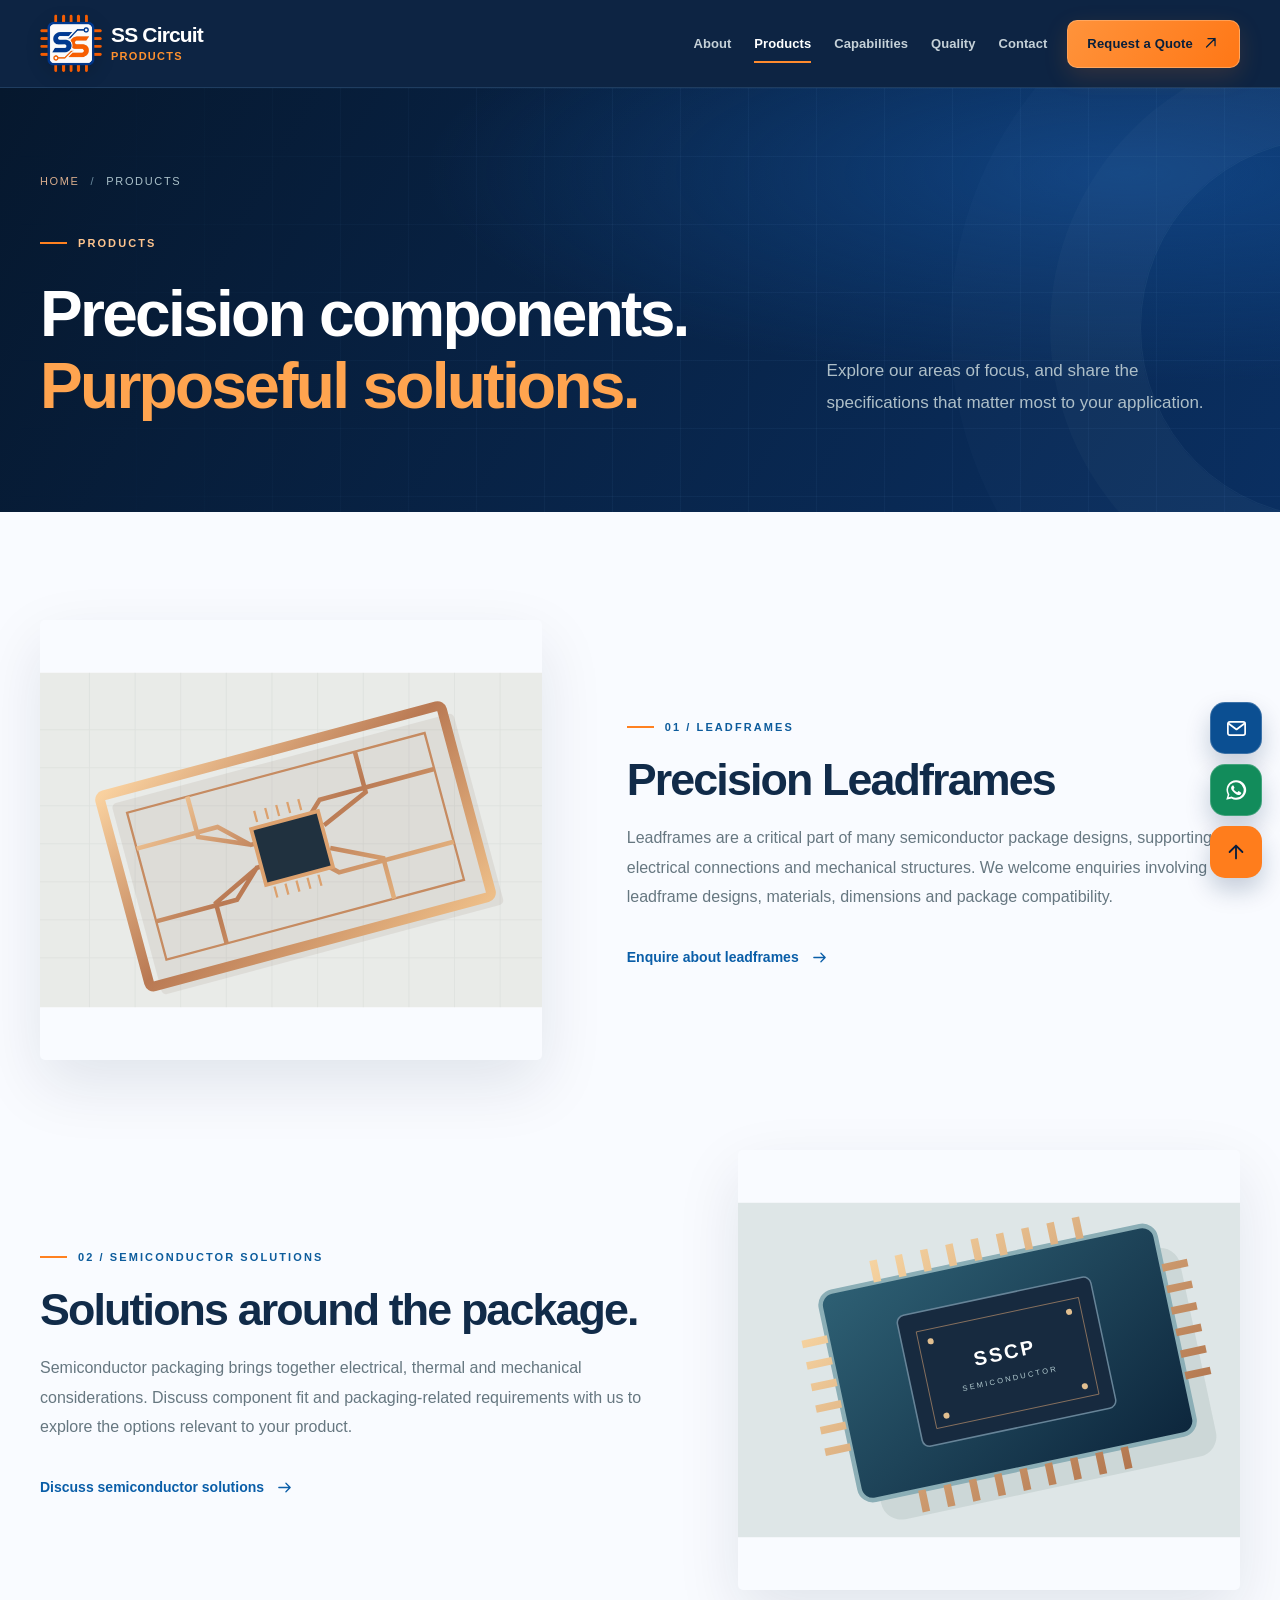
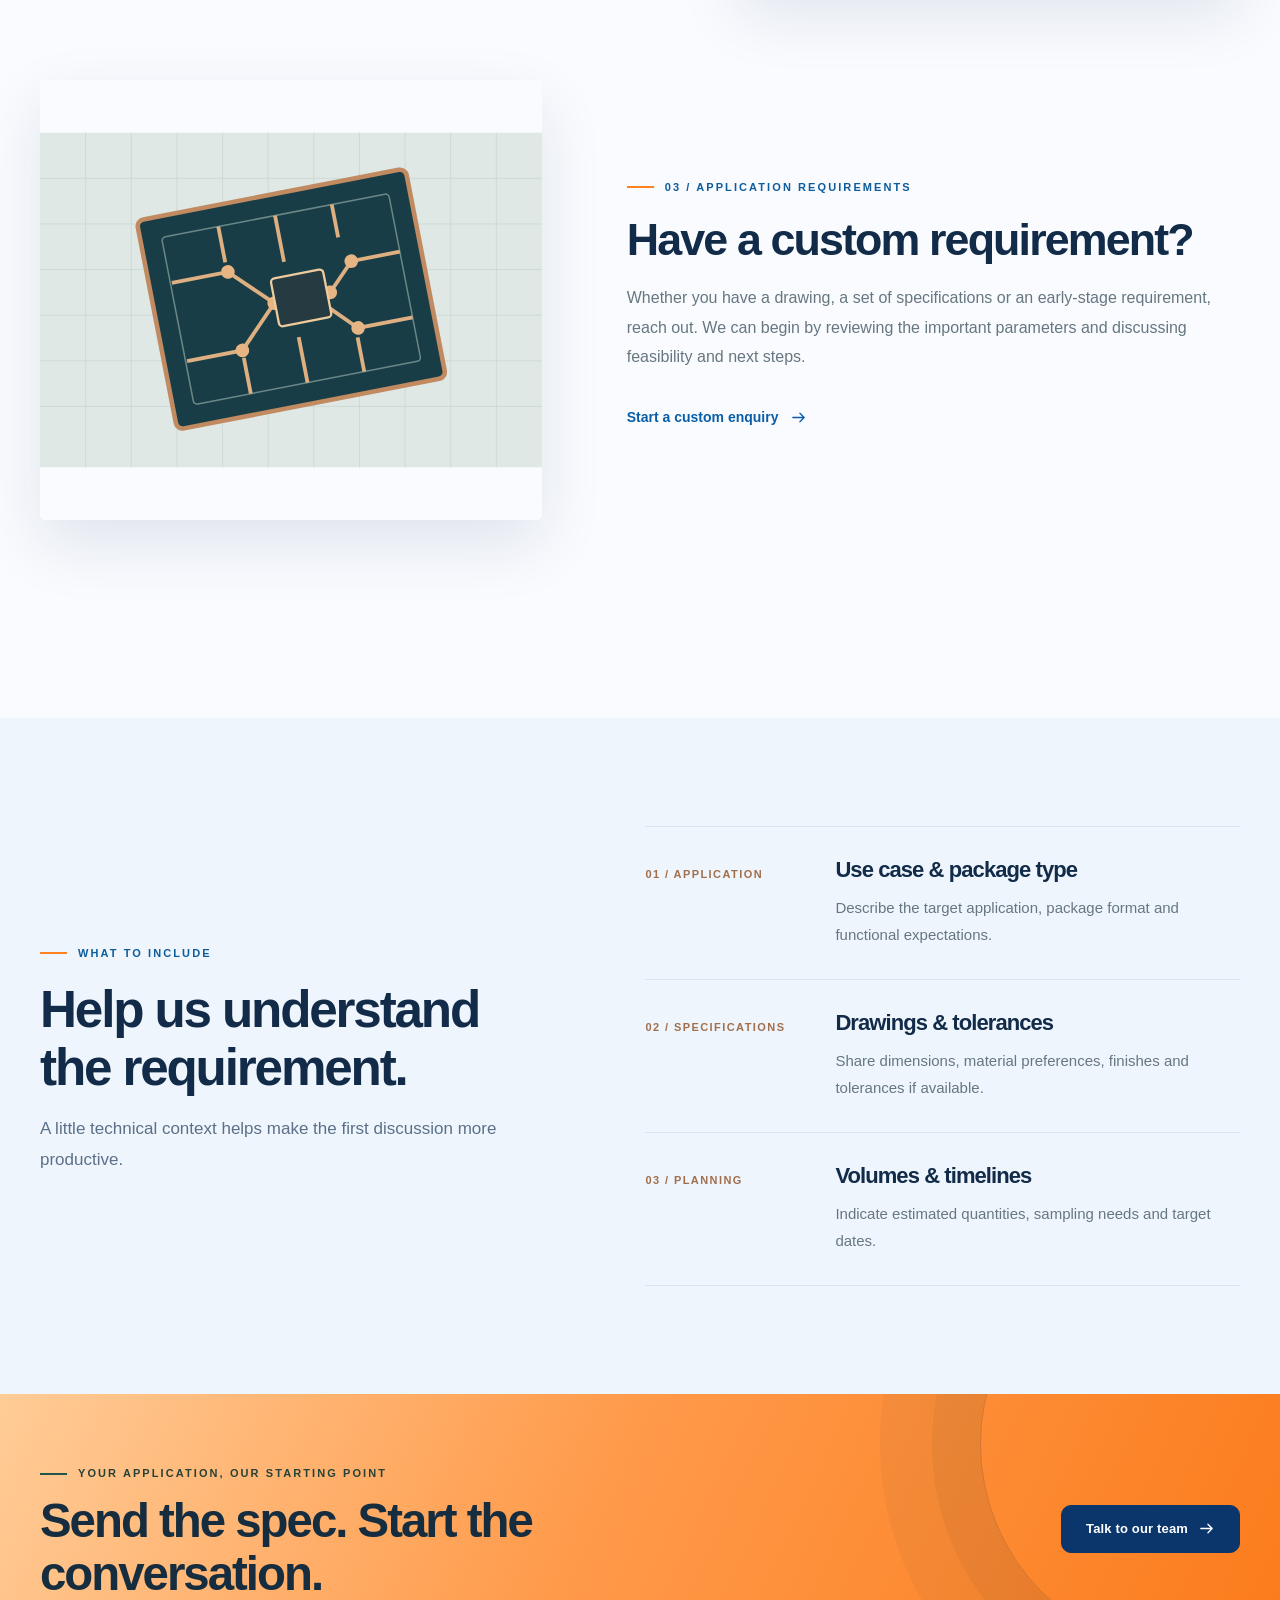
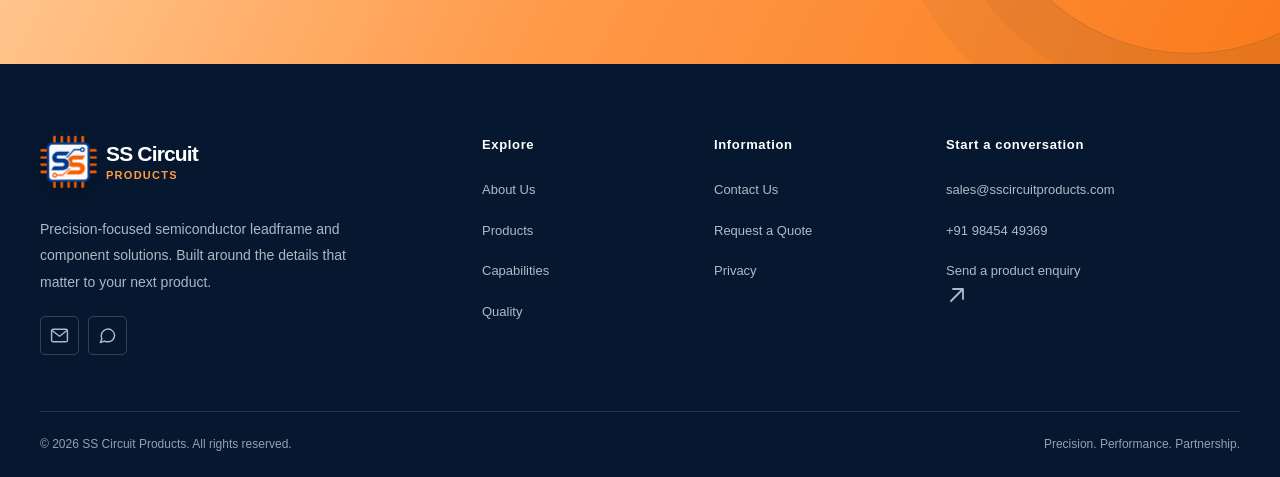
<file: products.html>
<!doctype html><html lang="en"><head><meta charset="utf-8"><meta name="viewport" content="width=device-width, initial-scale=1"><meta name="theme-color" content="#071d3d"><meta name="description" content="Explore precision leadframes, semiconductor packaging discussions and custom component enquiries at SS Circuit Products."><meta name="robots" content="index,follow"><link rel="canonical" href="https://sscircuitproducts.com/products.html"><link rel="icon" type="image/png" href="assets/favicon.png"><link rel="preload" as="image" href="assets/hero-leadframe.svg" media="(min-width: 641px)" fetchpriority="low"><link rel="stylesheet" href="styles.css"><meta property="og:type" content="website"><meta property="og:site_name" content="SS Circuit Products"><meta property="og:title" content="Products & Solutions | SS Circuit Products"><meta property="og:description" content="Explore precision leadframes, semiconductor packaging discussions and custom component enquiries at SS Circuit Products."><meta property="og:url" content="https://sscircuitproducts.com/products.html"><meta property="og:image" content="https://sscircuitproducts.com/assets/social-card.png"><meta name="twitter:card" content="summary_large_image"><script type="application/ld+json">{"@context": "https://schema.org", "@type": "Organization", "name": "SS Circuit Products", "url": "https://sscircuitproducts.com", "email": "sales@sscircuitproducts.com", "telephone": "+919845449369", "description": "Precision-focused semiconductor leadframe and related component solutions."}</script><title>Products & Solutions | SS Circuit Products</title><script>document.documentElement.classList.add('has-js')</script><script defer src="script.js"></script></head><body><a class="skip-link" href="#main">Skip to content</a><header class="header"><div class="container header-inner"><a class="brand" href="index.html" aria-label="SS Circuit Products — Home"><img class="brand-mark" src="assets/sscp-logo-icon.webp" alt="" width="52" height="52"><span class="brand-type"><span class="brand-primary"><span>SS Circuit</span></span><span class="brand-secondary">Products</span></span></a><nav id="primary-navigation" class="nav" aria-label="Main navigation"><a class="nav-link" href="about.html" >About</a><a class="nav-link" href="products.html" aria-current="page">Products</a><a class="nav-link" href="capabilities.html" >Capabilities</a><a class="nav-link" href="quality.html" >Quality</a><a class="nav-link" href="contact.html" >Contact</a></nav><a class="header-cta" href="contact.html#enquiry">Request a Quote <svg aria-hidden="true" class="" xmlns="http://www.w3.org/2000/svg" width="24" height="24" viewBox="0 0 24 24" fill="none" stroke="currentColor" stroke-width="1.8" stroke-linecap="round" stroke-linejoin="round"><path d="M5 17 17 5M7 5h10v10"/></svg></a><button class="mobile-menu-btn" type="button" aria-label="Open navigation" aria-expanded="false" aria-controls="primary-navigation"><svg aria-hidden="true" class="" xmlns="http://www.w3.org/2000/svg" width="24" height="24" viewBox="0 0 24 24" fill="none" stroke="currentColor" stroke-width="1.8" stroke-linecap="round" stroke-linejoin="round"><path d="M4 7h16M4 12h16M4 17h16"/></svg></button></div></header><main id="main">
<section class="dark-hero page-hero"><div class="container"><div class="breadcrumbs"><a href="index.html">Home</a><span>/</span>Products</div><div class="page-hero-grid"><div><span class="eyebrow eyebrow-light">Products</span><h1>Precision components.<br><em>Purposeful solutions.</em></h1></div><p class="lead">Explore our areas of focus, and share the specifications that matter most to your application.</p></div></div></section>
<section class="section"><div class="container"><article id="leadframes" class="detail-feature"><div class="detail-image"><img src="assets/product-leadframe.svg" alt="Illustration of precision leadframe metal structure" width="660" height="440"></div><div class="detail-copy"><span class="eyebrow">01 / Leadframes</span><h2>Precision Leadframes</h2><p>Leadframes are a critical part of many semiconductor package designs, supporting electrical connections and mechanical structures. We welcome enquiries involving leadframe designs, materials, dimensions and package compatibility.</p><a href="contact.html?interest=Precision%20Leadframes#enquiry" class="text-link">Enquire about leadframes <svg aria-hidden="true" class="" xmlns="http://www.w3.org/2000/svg" width="24" height="24" viewBox="0 0 24 24" fill="none" stroke="currentColor" stroke-width="1.8" stroke-linecap="round" stroke-linejoin="round"><path d="M4 12h16m-6-6 6 6-6 6"/></svg></a></div></article>
<article id="semiconductor" class="detail-feature"><div class="detail-copy"><span class="eyebrow">02 / Semiconductor solutions</span><h2>Solutions around the package.</h2><p>Semiconductor packaging brings together electrical, thermal and mechanical considerations. Discuss component fit and packaging-related requirements with us to explore the options relevant to your product.</p><a href="contact.html?interest=Semiconductor%20Solutions#enquiry" class="text-link">Discuss semiconductor solutions <svg aria-hidden="true" class="" xmlns="http://www.w3.org/2000/svg" width="24" height="24" viewBox="0 0 24 24" fill="none" stroke="currentColor" stroke-width="1.8" stroke-linecap="round" stroke-linejoin="round"><path d="M4 12h16m-6-6 6 6-6 6"/></svg></a></div><div class="detail-image"><img src="assets/product-packaging.svg" alt="Illustration of a semiconductor chip package" loading="lazy" width="660" height="440"></div></article>
<article id="custom" class="detail-feature"><div class="detail-image"><img src="assets/product-custom.svg" alt="Illustration of custom semiconductor component design" loading="lazy" width="660" height="440"></div><div class="detail-copy"><span class="eyebrow">03 / Application requirements</span><h2>Have a custom requirement?</h2><p>Whether you have a drawing, a set of specifications or an early-stage requirement, reach out. We can begin by reviewing the important parameters and discussing feasibility and next steps.</p><a href="contact.html?interest=Custom%20Requirements#enquiry" class="text-link">Start a custom enquiry <svg aria-hidden="true" class="" xmlns="http://www.w3.org/2000/svg" width="24" height="24" viewBox="0 0 24 24" fill="none" stroke="currentColor" stroke-width="1.8" stroke-linecap="round" stroke-linejoin="round"><path d="M4 12h16m-6-6 6 6-6 6"/></svg></a></div></article></div></section>
<section class="section products-section"><div class="container split-section"><div><span class="eyebrow">What to include</span><h2 style="margin:18px 0 0">Help us understand the requirement.</h2><p class="section-subhead">A little technical context helps make the first discussion more productive.</p></div><div class="detail-list"><div class="detail-item"><span class="detail-label">01 / Application</span><div><h3>Use case & package type</h3><p>Describe the target application, package format and functional expectations.</p></div></div><div class="detail-item"><span class="detail-label">02 / Specifications</span><div><h3>Drawings & tolerances</h3><p>Share dimensions, material preferences, finishes and tolerances if available.</p></div></div><div class="detail-item"><span class="detail-label">03 / Planning</span><div><h3>Volumes & timelines</h3><p>Indicate estimated quantities, sampling needs and target dates.</p></div></div></div></div></section>
<section class="cta-band"><div class="container cta-inner"><div><span class="eyebrow">Your application, our starting point</span><h2>Send the spec. Start the conversation.</h2></div><a class="btn btn-dark" href="contact.html#enquiry" >Talk to our team<svg aria-hidden="true" class="" xmlns="http://www.w3.org/2000/svg" width="24" height="24" viewBox="0 0 24 24" fill="none" stroke="currentColor" stroke-width="1.8" stroke-linecap="round" stroke-linejoin="round"><path d="M4 12h16m-6-6 6 6-6 6"/></svg></a></div></section>
</main><footer class="footer"><div class="container"><div class="footer-grid"><div><a class="brand" href="index.html" aria-label="SS Circuit Products — Home"><img class="brand-mark" src="assets/sscp-logo-icon.webp" alt="" width="52" height="52"><span class="brand-type"><span class="brand-primary"><span>SS Circuit</span></span><span class="brand-secondary">Products</span></span></a><p class="footer-desc">Precision-focused semiconductor leadframe and component solutions. Built around the details that matter to your next product.</p><div class="footer-social"><a href="mailto:sales@sscircuitproducts.com" aria-label="Email SS Circuit Products"><svg aria-hidden="true" class="" xmlns="http://www.w3.org/2000/svg" width="24" height="24" viewBox="0 0 24 24" fill="none" stroke="currentColor" stroke-width="1.8" stroke-linecap="round" stroke-linejoin="round"><rect x="2" y="4" width="20" height="16" rx="2"/><path d="m3 6 9 7 9-7"/></svg></a><a href="https://wa.me/919845449369?text=Hello%20SSCP%2C%20I%20would%20like%20to%20discuss%20a%20requirement." target="_blank" rel="noopener noreferrer" aria-label="Message SS Circuit Products on WhatsApp"><svg aria-hidden="true" class="" xmlns="http://www.w3.org/2000/svg" width="24" height="24" viewBox="0 0 24 24" fill="none" stroke="currentColor" stroke-width="1.8" stroke-linecap="round" stroke-linejoin="round"><path d="M21 11.5a8.4 8.4 0 0 1-8.6 8.5 9 9 0 0 1-4.2-1L3 21l1.9-4.9A8.5 8.5 0 1 1 21 11.5Z"/></svg></a></div></div>
<div><h4>Explore</h4><ul class="footer-list"><li><a href="about.html">About Us</a></li><li><a href="products.html">Products</a></li><li><a href="capabilities.html">Capabilities</a></li><li><a href="quality.html">Quality</a></li></ul></div>
<div><h4>Information</h4><ul class="footer-list"><li><a href="contact.html">Contact Us</a></li><li><a href="contact.html#enquiry">Request a Quote</a></li><li><a href="privacy.html">Privacy</a></li></ul></div>
<div><h4>Start a conversation</h4><ul class="footer-list"><li><a href="mailto:sales@sscircuitproducts.com">sales@sscircuitproducts.com</a></li><li><a href="tel:+919845449369">+91 98454 49369</a></li><li><a href="contact.html#enquiry">Send a product enquiry <svg aria-hidden="true" class="" xmlns="http://www.w3.org/2000/svg" width="24" height="24" viewBox="0 0 24 24" fill="none" stroke="currentColor" stroke-width="1.8" stroke-linecap="round" stroke-linejoin="round"><path d="M5 17 17 5M7 5h10v10"/></svg></a></li></ul></div></div>
<div class="footer-bottom"><span>© <span data-year>2026</span> SS Circuit Products. All rights reserved.</span><span>Precision. Performance. Partnership.</span></div></div></footer>
<div class="floating-actions" aria-label="Quick contact and page navigation">
  <a class="floating-action floating-email" href="mailto:sales@sscircuitproducts.com?subject=Enquiry%20from%20SSCP%20website" aria-label="Send SSCP an email" title="Email SSCP">
    <svg viewBox="0 0 24 24" width="23" height="23" fill="none" stroke="currentColor" stroke-width="1.8" stroke-linecap="round" stroke-linejoin="round" aria-hidden="true"><rect x="3" y="5" width="18" height="14" rx="2"/><path d="m4 7 8 6 8-6"/></svg><span class="floating-tooltip">Email</span>
  </a>
  <a class="floating-action floating-whatsapp" href="https://wa.me/919845449369?text=Hello%20SS%20Circuit%20Products%2C%20I%27d%20like%20to%20discuss%20a%20requirement." target="_blank" rel="noopener noreferrer" aria-label="Contact SSCP on WhatsApp" title="WhatsApp SSCP">
    <svg viewBox="0 0 32 32" width="24" height="24" fill="currentColor" aria-hidden="true"><path d="M16 3a12.8 12.8 0 0 0-11 19.2L3 29l7-1.8A13 13 0 1 0 16 3Zm0 23.4a10.4 10.4 0 0 1-5.3-1.5l-.4-.2-4.2 1.1 1.1-4.1-.3-.4A10.4 10.4 0 1 1 16 26.4Zm5.8-7.9c-.3-.1-1.8-.9-2.1-1-.3-.1-.5-.1-.7.2-.2.3-.8 1-1 1.2-.2.2-.4.2-.7.1-.3-.2-1.3-.5-2.5-1.6-1-.9-1.7-2.1-1.9-2.4-.2-.3 0-.5.2-.7l.5-.6.3-.5c.1-.2 0-.4 0-.5l-1-2.2c-.2-.5-.5-.4-.7-.4h-.6c-.2 0-.6.1-.9.4-.3.3-1.2 1.1-1.2 2.8s1.2 3.2 1.4 3.4c.2.2 2.4 3.7 5.8 5.2.8.3 1.4.5 1.9.6.8.2 1.5.2 2.1.1.6-.1 1.8-.7 2.1-1.5.3-.8.3-1.4.2-1.5-.1-.2-.3-.2-.6-.4Z"/></svg><span class="floating-tooltip">WhatsApp</span>
  </a>
  <button class="floating-action floating-top" type="button" aria-label="Back to top" title="Back to top">
    <svg viewBox="0 0 24 24" width="22" height="22" fill="none" stroke="currentColor" stroke-width="2" stroke-linecap="round" stroke-linejoin="round" aria-hidden="true"><path d="M12 19V5m-7 7 7-7 7 7"/></svg><span class="floating-tooltip">Back to top</span>
  </button>
</div>
</body></html>
</file>
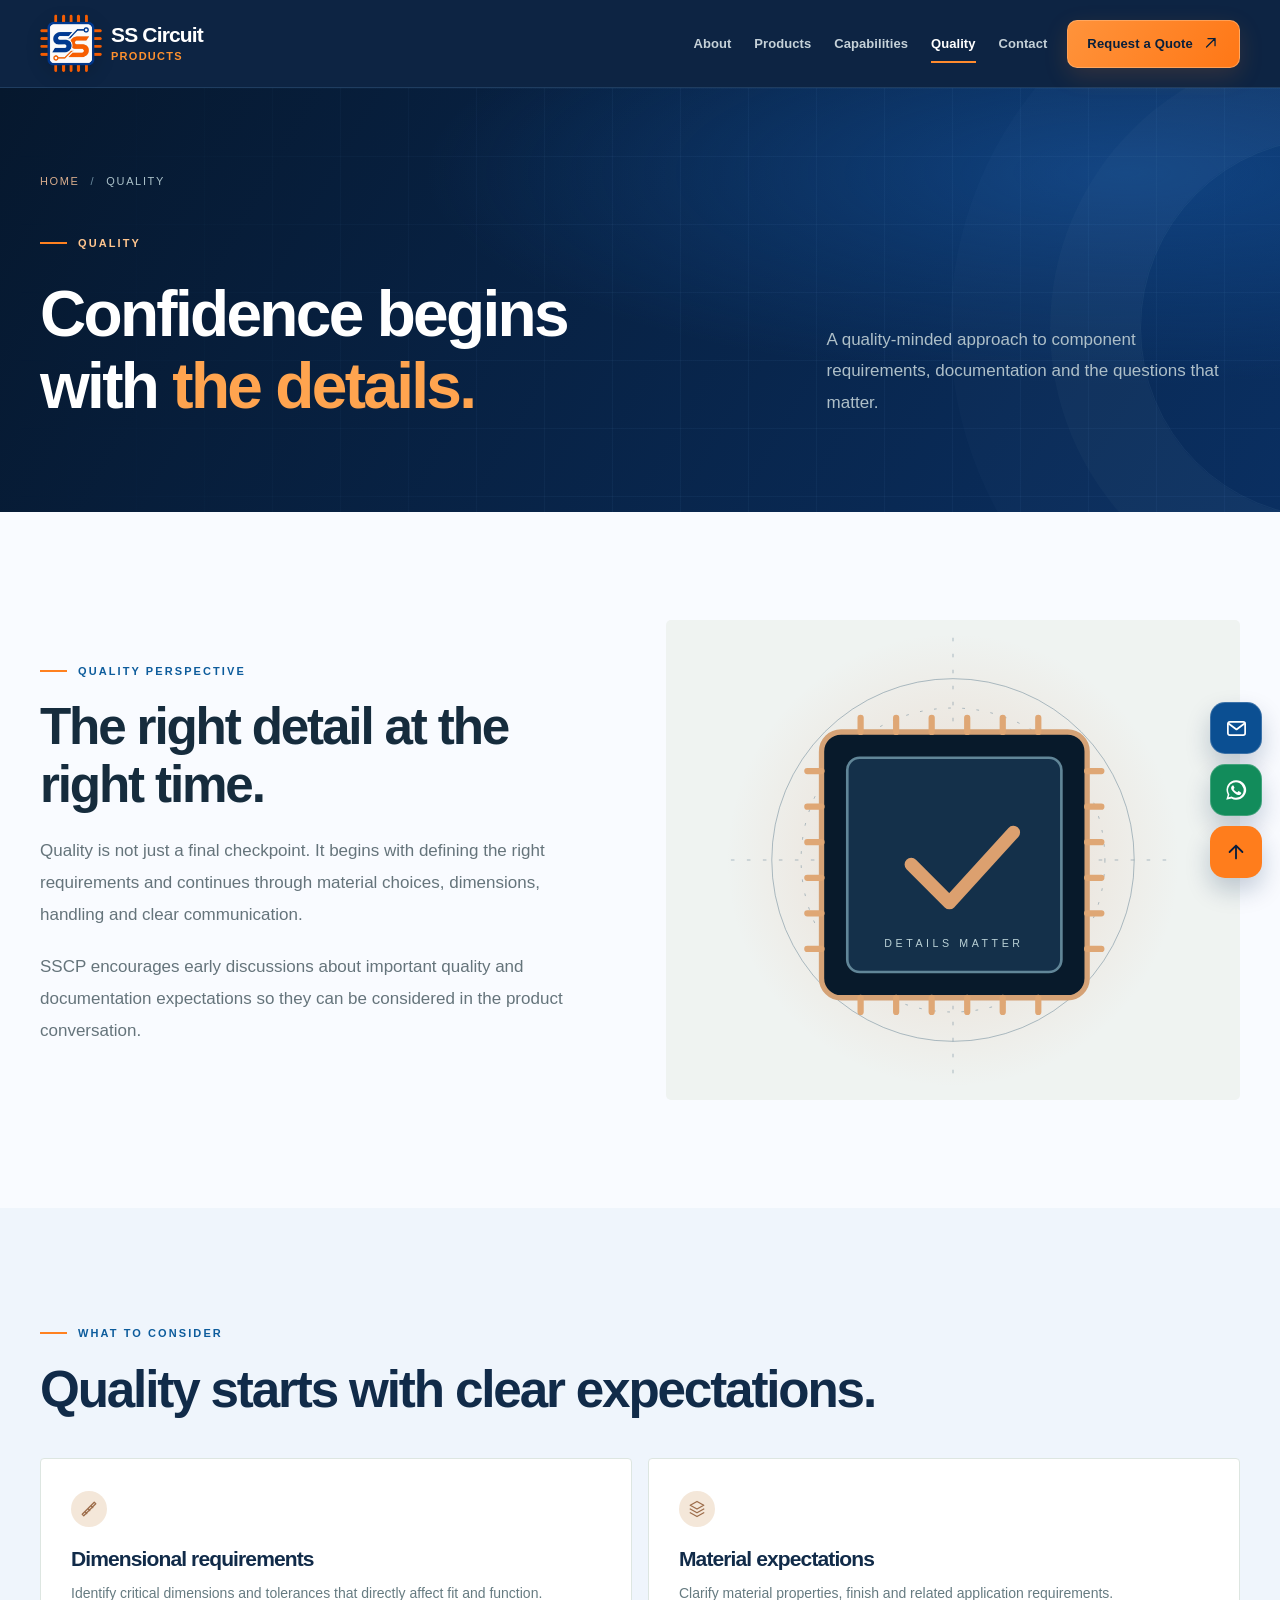
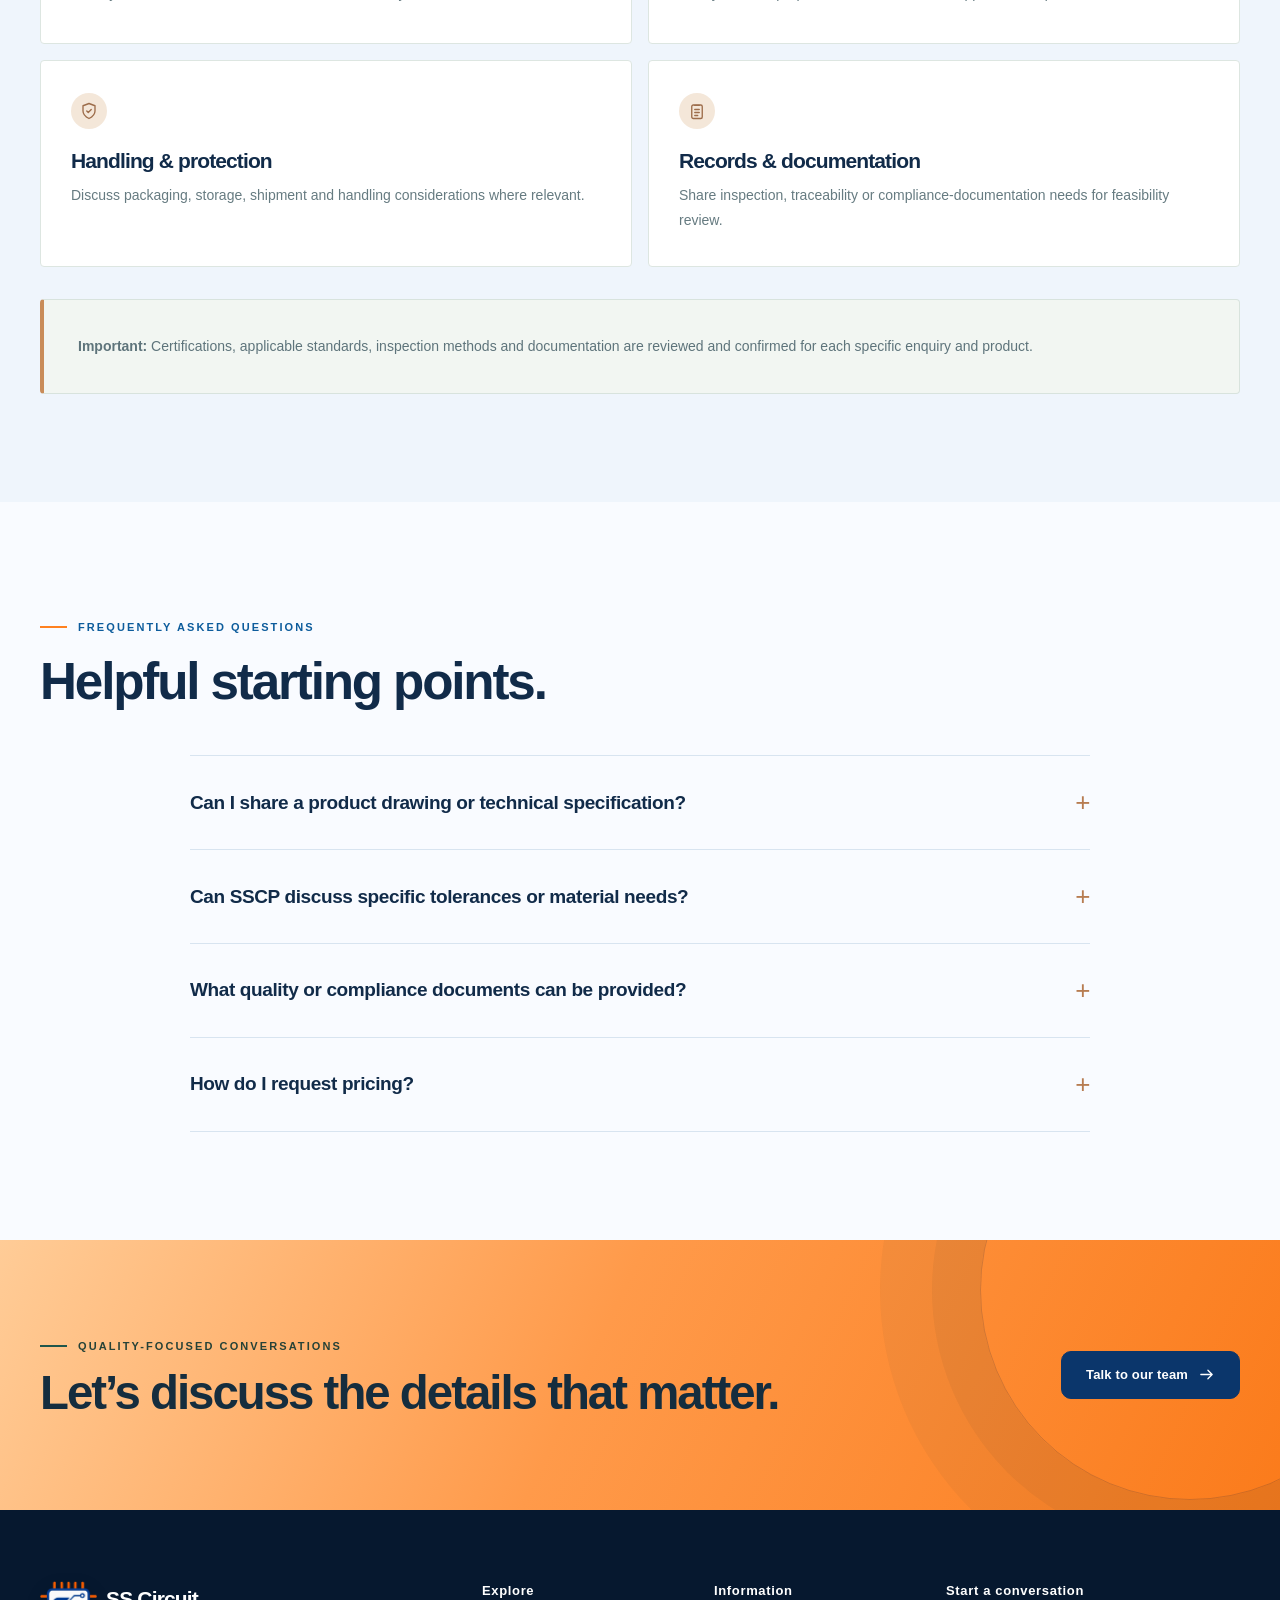
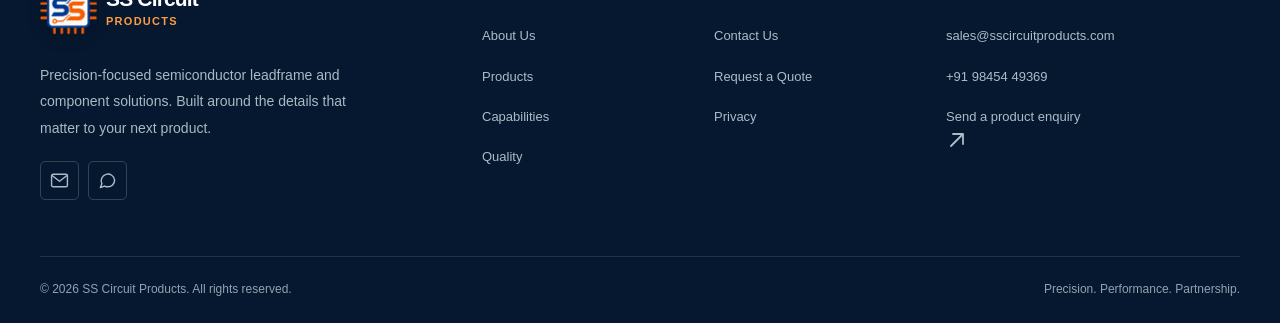
<file: quality.html>
<!doctype html><html lang="en"><head><meta charset="utf-8"><meta name="viewport" content="width=device-width, initial-scale=1"><meta name="theme-color" content="#071d3d"><meta name="description" content="Learn about dimensional, material, handling and documentation considerations at SS Circuit Products."><meta name="robots" content="index,follow"><link rel="canonical" href="https://sscircuitproducts.com/quality.html"><link rel="icon" type="image/png" href="assets/favicon.png"><link rel="preload" as="image" href="assets/hero-leadframe.svg" media="(min-width: 641px)" fetchpriority="low"><link rel="stylesheet" href="styles.css"><meta property="og:type" content="website"><meta property="og:site_name" content="SS Circuit Products"><meta property="og:title" content="Our Quality Approach | SS Circuit Products"><meta property="og:description" content="Learn about dimensional, material, handling and documentation considerations at SS Circuit Products."><meta property="og:url" content="https://sscircuitproducts.com/quality.html"><meta property="og:image" content="https://sscircuitproducts.com/assets/social-card.png"><meta name="twitter:card" content="summary_large_image"><script type="application/ld+json">{"@context": "https://schema.org", "@type": "Organization", "name": "SS Circuit Products", "url": "https://sscircuitproducts.com", "email": "sales@sscircuitproducts.com", "telephone": "+919845449369", "description": "Precision-focused semiconductor leadframe and related component solutions."}</script><title>Our Quality Approach | SS Circuit Products</title><script>document.documentElement.classList.add('has-js')</script><script defer src="script.js"></script></head><body><a class="skip-link" href="#main">Skip to content</a><header class="header"><div class="container header-inner"><a class="brand" href="index.html" aria-label="SS Circuit Products — Home"><img class="brand-mark" src="assets/sscp-logo-icon.webp" alt="" width="52" height="52"><span class="brand-type"><span class="brand-primary"><span>SS Circuit</span></span><span class="brand-secondary">Products</span></span></a><nav id="primary-navigation" class="nav" aria-label="Main navigation"><a class="nav-link" href="about.html" >About</a><a class="nav-link" href="products.html" >Products</a><a class="nav-link" href="capabilities.html" >Capabilities</a><a class="nav-link" href="quality.html" aria-current="page">Quality</a><a class="nav-link" href="contact.html" >Contact</a></nav><a class="header-cta" href="contact.html#enquiry">Request a Quote <svg aria-hidden="true" class="" xmlns="http://www.w3.org/2000/svg" width="24" height="24" viewBox="0 0 24 24" fill="none" stroke="currentColor" stroke-width="1.8" stroke-linecap="round" stroke-linejoin="round"><path d="M5 17 17 5M7 5h10v10"/></svg></a><button class="mobile-menu-btn" type="button" aria-label="Open navigation" aria-expanded="false" aria-controls="primary-navigation"><svg aria-hidden="true" class="" xmlns="http://www.w3.org/2000/svg" width="24" height="24" viewBox="0 0 24 24" fill="none" stroke="currentColor" stroke-width="1.8" stroke-linecap="round" stroke-linejoin="round"><path d="M4 7h16M4 12h16M4 17h16"/></svg></button></div></header><main id="main">
<section class="dark-hero page-hero"><div class="container"><div class="breadcrumbs"><a href="index.html">Home</a><span>/</span>Quality</div><div class="page-hero-grid"><div><span class="eyebrow eyebrow-light">Quality</span><h1>Confidence begins<br>with <em>the details.</em></h1></div><p class="lead">A quality-minded approach to component requirements, documentation and the questions that matter.</p></div></div></section>
<section class="section"><div class="container feature-grid" style="color:#162c3d"><div><span class="eyebrow">Quality perspective</span><h2 style="margin:18px 0 21px">The right detail at the right time.</h2><div class="content-body"><p>Quality is not just a final checkpoint. It begins with defining the right requirements and continues through material choices, dimensions, handling and clear communication.</p><p>SSCP encourages early discussions about important quality and documentation expectations so they can be considered in the product conversation.</p></div></div><div style="background:#eff3f1;border-radius:5px"><img src="assets/quality-chip.svg" alt="Quality precision semiconductor technical illustration" loading="lazy" width="570" height="540" style="width:100%;max-height:480px"></div></div></section>
<section class="section products-section"><div class="container"><span class="eyebrow">What to consider</span><h2 style="margin:18px 0 0">Quality starts with clear expectations.</h2><div class="check-grid"><div class="check-card"><div class="check-icon"><svg aria-hidden="true" class="" xmlns="http://www.w3.org/2000/svg" width="24" height="24" viewBox="0 0 24 24" fill="none" stroke="currentColor" stroke-width="1.8" stroke-linecap="round" stroke-linejoin="round"><path d="M5 21 21 5 19 3 3 19l2 2ZM7 16l2 2m2-6 2 2m2-6 2 2"/></svg></div><h3>Dimensional requirements</h3><p>Identify critical dimensions and tolerances that directly affect fit and function.</p></div><div class="check-card"><div class="check-icon"><svg aria-hidden="true" class="" xmlns="http://www.w3.org/2000/svg" width="24" height="24" viewBox="0 0 24 24" fill="none" stroke="currentColor" stroke-width="1.8" stroke-linecap="round" stroke-linejoin="round"><path d="m12 2 9 5-9 5-9-5 9-5Zm-9 10 9 5 9-5M3 17l9 5 9-5"/></svg></div><h3>Material expectations</h3><p>Clarify material properties, finish and related application requirements.</p></div><div class="check-card"><div class="check-icon"><svg aria-hidden="true" class="" xmlns="http://www.w3.org/2000/svg" width="24" height="24" viewBox="0 0 24 24" fill="none" stroke="currentColor" stroke-width="1.8" stroke-linecap="round" stroke-linejoin="round"><path d="M12 22s8-4 8-10V5l-8-3-8 3v7c0 6 8 10 8 10Z"/><path d="m9 12 2 2 4-4"/></svg></div><h3>Handling & protection</h3><p>Discuss packaging, storage, shipment and handling considerations where relevant.</p></div><div class="check-card"><div class="check-icon"><svg aria-hidden="true" class="" xmlns="http://www.w3.org/2000/svg" width="24" height="24" viewBox="0 0 24 24" fill="none" stroke="currentColor" stroke-width="1.8" stroke-linecap="round" stroke-linejoin="round"><rect x="5" y="4" width="14" height="18" rx="2"/><path d="M9 4.5h6M9 10h6m-6 4h6m-6 4h4"/></svg></div><h3>Records & documentation</h3><p>Share inspection, traceability or compliance-documentation needs for feasibility review.</p></div></div><div class="info-block" style="margin-top:32px"><p><strong>Important:</strong> Certifications, applicable standards, inspection methods and documentation are reviewed and confirmed for each specific enquiry and product.</p></div></div></section>
<section class="section"><div class="container"><div class="section-heading"><div><span class="eyebrow">Frequently asked questions</span><h2>Helpful starting points.</h2></div></div><div class="faq-list"><details class="faq-item"><summary>Can I share a product drawing or technical specification?</summary><p>Yes. Email your drawings or specification sheet to sales@sscircuitproducts.com, along with your contact information and the application context.</p></details><details class="faq-item"><summary>Can SSCP discuss specific tolerances or material needs?</summary><p>Please share your required tolerances, materials and finishes. The SSCP team can review your enquiry and confirm what can be discussed or supported.</p></details><details class="faq-item"><summary>What quality or compliance documents can be provided?</summary><p>Document availability depends on the particular product and arrangement. State the certificates or reports you need in the enquiry so availability can be confirmed before any commitment.</p></details><details class="faq-item"><summary>How do I request pricing?</summary><p>Use the contact page or email sales@sscircuitproducts.com. Include the item type, expected quantity and relevant drawings if you have them.</p></details></div></div></section>
<section class="cta-band"><div class="container cta-inner"><div><span class="eyebrow">Quality-focused conversations</span><h2>Let’s discuss the details that matter.</h2></div><a class="btn btn-dark" href="contact.html#enquiry" >Talk to our team<svg aria-hidden="true" class="" xmlns="http://www.w3.org/2000/svg" width="24" height="24" viewBox="0 0 24 24" fill="none" stroke="currentColor" stroke-width="1.8" stroke-linecap="round" stroke-linejoin="round"><path d="M4 12h16m-6-6 6 6-6 6"/></svg></a></div></section>
</main><footer class="footer"><div class="container"><div class="footer-grid"><div><a class="brand" href="index.html" aria-label="SS Circuit Products — Home"><img class="brand-mark" src="assets/sscp-logo-icon.webp" alt="" width="52" height="52"><span class="brand-type"><span class="brand-primary"><span>SS Circuit</span></span><span class="brand-secondary">Products</span></span></a><p class="footer-desc">Precision-focused semiconductor leadframe and component solutions. Built around the details that matter to your next product.</p><div class="footer-social"><a href="mailto:sales@sscircuitproducts.com" aria-label="Email SS Circuit Products"><svg aria-hidden="true" class="" xmlns="http://www.w3.org/2000/svg" width="24" height="24" viewBox="0 0 24 24" fill="none" stroke="currentColor" stroke-width="1.8" stroke-linecap="round" stroke-linejoin="round"><rect x="2" y="4" width="20" height="16" rx="2"/><path d="m3 6 9 7 9-7"/></svg></a><a href="https://wa.me/919845449369?text=Hello%20SSCP%2C%20I%20would%20like%20to%20discuss%20a%20requirement." target="_blank" rel="noopener noreferrer" aria-label="Message SS Circuit Products on WhatsApp"><svg aria-hidden="true" class="" xmlns="http://www.w3.org/2000/svg" width="24" height="24" viewBox="0 0 24 24" fill="none" stroke="currentColor" stroke-width="1.8" stroke-linecap="round" stroke-linejoin="round"><path d="M21 11.5a8.4 8.4 0 0 1-8.6 8.5 9 9 0 0 1-4.2-1L3 21l1.9-4.9A8.5 8.5 0 1 1 21 11.5Z"/></svg></a></div></div>
<div><h4>Explore</h4><ul class="footer-list"><li><a href="about.html">About Us</a></li><li><a href="products.html">Products</a></li><li><a href="capabilities.html">Capabilities</a></li><li><a href="quality.html">Quality</a></li></ul></div>
<div><h4>Information</h4><ul class="footer-list"><li><a href="contact.html">Contact Us</a></li><li><a href="contact.html#enquiry">Request a Quote</a></li><li><a href="privacy.html">Privacy</a></li></ul></div>
<div><h4>Start a conversation</h4><ul class="footer-list"><li><a href="mailto:sales@sscircuitproducts.com">sales@sscircuitproducts.com</a></li><li><a href="tel:+919845449369">+91 98454 49369</a></li><li><a href="contact.html#enquiry">Send a product enquiry <svg aria-hidden="true" class="" xmlns="http://www.w3.org/2000/svg" width="24" height="24" viewBox="0 0 24 24" fill="none" stroke="currentColor" stroke-width="1.8" stroke-linecap="round" stroke-linejoin="round"><path d="M5 17 17 5M7 5h10v10"/></svg></a></li></ul></div></div>
<div class="footer-bottom"><span>© <span data-year>2026</span> SS Circuit Products. All rights reserved.</span><span>Precision. Performance. Partnership.</span></div></div></footer>
<div class="floating-actions" aria-label="Quick contact and page navigation">
  <a class="floating-action floating-email" href="mailto:sales@sscircuitproducts.com?subject=Enquiry%20from%20SSCP%20website" aria-label="Send SSCP an email" title="Email SSCP">
    <svg viewBox="0 0 24 24" width="23" height="23" fill="none" stroke="currentColor" stroke-width="1.8" stroke-linecap="round" stroke-linejoin="round" aria-hidden="true"><rect x="3" y="5" width="18" height="14" rx="2"/><path d="m4 7 8 6 8-6"/></svg><span class="floating-tooltip">Email</span>
  </a>
  <a class="floating-action floating-whatsapp" href="https://wa.me/919845449369?text=Hello%20SS%20Circuit%20Products%2C%20I%27d%20like%20to%20discuss%20a%20requirement." target="_blank" rel="noopener noreferrer" aria-label="Contact SSCP on WhatsApp" title="WhatsApp SSCP">
    <svg viewBox="0 0 32 32" width="24" height="24" fill="currentColor" aria-hidden="true"><path d="M16 3a12.8 12.8 0 0 0-11 19.2L3 29l7-1.8A13 13 0 1 0 16 3Zm0 23.4a10.4 10.4 0 0 1-5.3-1.5l-.4-.2-4.2 1.1 1.1-4.1-.3-.4A10.4 10.4 0 1 1 16 26.4Zm5.8-7.9c-.3-.1-1.8-.9-2.1-1-.3-.1-.5-.1-.7.2-.2.3-.8 1-1 1.2-.2.2-.4.2-.7.1-.3-.2-1.3-.5-2.5-1.6-1-.9-1.7-2.1-1.9-2.4-.2-.3 0-.5.2-.7l.5-.6.3-.5c.1-.2 0-.4 0-.5l-1-2.2c-.2-.5-.5-.4-.7-.4h-.6c-.2 0-.6.1-.9.4-.3.3-1.2 1.1-1.2 2.8s1.2 3.2 1.4 3.4c.2.2 2.4 3.7 5.8 5.2.8.3 1.4.5 1.9.6.8.2 1.5.2 2.1.1.6-.1 1.8-.7 2.1-1.5.3-.8.3-1.4.2-1.5-.1-.2-.3-.2-.6-.4Z"/></svg><span class="floating-tooltip">WhatsApp</span>
  </a>
  <button class="floating-action floating-top" type="button" aria-label="Back to top" title="Back to top">
    <svg viewBox="0 0 24 24" width="22" height="22" fill="none" stroke="currentColor" stroke-width="2" stroke-linecap="round" stroke-linejoin="round" aria-hidden="true"><path d="M12 19V5m-7 7 7-7 7 7"/></svg><span class="floating-tooltip">Back to top</span>
  </button>
</div>
</body></html>
</file>
<file: styles.css>
/* SS Circuit Products — production-ready static website. No external runtime dependencies. */
:root {
  --navy:#081c30; --navy2:#0d2842; --navy3:#173650; --ink:#13283b;
  --copper:#d99966; --copper2:#f1b784; --cream:#fbfaf7; --paper:#f6f7f5;
  --muted:#657580; --line:#dce2e2; --forest:#1d5a55; --teal:#7ac4b5;
  --font: "Aptos", "Inter", "Segoe UI", Arial, sans-serif;
  --shadow:0 25px 85px rgba(14,32,48,.10);
}
*,*::before,*::after {box-sizing:border-box}
html {scroll-behavior:smooth;scroll-padding-top:105px}
body {margin:0; font:400 16px/1.65 var(--font); color:var(--ink);background:var(--cream);-webkit-font-smoothing:antialiased}
body.menu-open {overflow:hidden}
a {color:inherit;text-decoration:none}
img,svg {max-width:100%;display:block}
button,input,textarea,select {font:inherit}
button {cursor:pointer}
input,textarea,select{min-width:0}
::selection{background:#d8a079;color:#102335}
:focus-visible {outline:3px solid #d99966;outline-offset:4px}
.container {width:min(100% - 64px,1200px);margin-inline:auto}
.skip-link {position:fixed;z-index:1100;left:15px;top:-60px;padding:12px 18px;background:#fff;color:var(--ink)}
.skip-link:focus{top:15px}
.header {height:88px;background:var(--navy);color:#f9faf9;position:sticky;z-index:100;top:0;border-bottom:1px solid rgba(255,255,255,.11)}
.header-inner{height:100%;display:flex;align-items:center;justify-content:space-between;gap:30px}
.brand{display:inline-flex;align-items:center;gap:13px;flex-shrink:0}
.brand-mark{width:52px;height:52px;filter:drop-shadow(0 3px 8px rgba(0,0,0,.13))}
.brand-type {display:flex; flex-direction:column;line-height:1.07;letter-spacing:.005em}
.brand-primary{font-size:22px;font-weight:800;letter-spacing:.02em}
.brand-secondary{font-size:10px;font-weight:700;letter-spacing:.24em;text-transform:uppercase;color:#d9bdab;margin-top:7px}
.nav {display:flex;align-items:center;gap:31px;margin-left:auto}
.nav-link{color:#c5d1d8;font-size:13px;font-weight:700;letter-spacing:.005em;position:relative;padding:34px 0;transition:color .2s}
.nav-link:hover,.nav-link[aria-current="page"]{color:#fff}
.nav-link[aria-current="page"]::after {content:"";position:absolute;left:0;right:0;bottom:25px;height:2px;background:var(--copper)}
.header-cta,.btn {display:inline-flex;gap:10px;align-items:center;justify-content:center;white-space:nowrap;min-height:48px;font-size:13px;font-weight:800;letter-spacing:.012em;border-radius:5px;transition:transform .2s,background .2s,border-color .2s,box-shadow .2s}
.header-cta{padding:0 19px;background:var(--copper);color:#142438}
.header-cta:hover,.btn-primary:hover {background:#f3b989;transform:translateY(-2px);box-shadow:0 14px 34px rgba(204,136,84,.22)}
.btn svg,.header-cta svg,.text-link svg {width:17px;height:17px;flex:0 0 17px}
.btn-primary{padding:0 24px;border:1px solid var(--copper);background:var(--copper);color:#122539}
.btn-outline{padding:0 24px;border:1px solid rgba(255,255,255,.34);color:#fff;background:transparent}
.btn-outline:hover {border-color:var(--copper);background:rgba(255,255,255,.05);transform:translateY(-2px)}
.btn-outline-dark{padding:0 24px;border:1px solid #b6c4c8;color:var(--ink);background:transparent}
.btn-outline-dark:hover{border-color:var(--ink);transform:translateY(-2px)}
.btn-dark{padding:0 24px;border:1px solid var(--navy);background:var(--navy);color:#fff}
.btn-dark:hover{background:var(--navy3);transform:translateY(-2px)}
.mobile-menu-btn{display:none;align-items:center;justify-content:center;width:45px;height:45px;border:1px solid rgba(255,255,255,.3);background:none;color:white;border-radius:5px}
.mobile-menu-btn svg{width:23px;height:23px}
.eyebrow{display:inline-flex;gap:11px;align-items:center;font-size:11px;font-weight:800;text-transform:uppercase;letter-spacing:.19em;color:var(--forest)}
.eyebrow::before{content:"";width:27px;height:2px;background:var(--copper)}
.eyebrow-light{color:#ecc7a8}
.eyebrow-light::before{background:#e7a26d}
.section{padding:108px 0}
.section-subhead{margin:18px 0 0;color:var(--muted);max-width:560px;font-size:17px;line-height:1.8}
h1,h2,h3,h4,p{margin-top:0}
h1,h2,h3,h4{line-height:1.13;letter-spacing:-.042em}
h1{font-size:clamp(50px,5.8vw,86px);font-weight:770}
h2{font-size:clamp(38px,4vw,57px);font-weight:730}
h3{font-size:clamp(24px,2.2vw,30px);font-weight:730}
.lead{font-size:18px;line-height:1.85;color:#aebfc8;max-width:565px}
.dark-hero {background:radial-gradient(ellipse at 82% 38%,#183750 0,transparent 46%),linear-gradient(125deg,#081b2c 10%,#0b2339 75%,#102c44 100%);color:white;position:relative;overflow:hidden}
.dark-hero::before{content:"";position:absolute;inset:0;background-image:linear-gradient(rgba(124,163,177,.046) 1px,transparent 1px),linear-gradient(90deg,rgba(124,163,177,.046) 1px,transparent 1px);background-size:68px 68px;mask-image:linear-gradient(to right,transparent,black 45%);pointer-events:none}
.dark-hero::after{content:"";position:absolute;width:380px;height:380px;border-radius:50%;border:1px solid rgba(164,200,215,.075);right:-240px;top:50px;box-shadow:0 0 0 90px rgba(164,200,215,.026),0 0 0 190px rgba(164,200,215,.02);pointer-events:none}
.hero .container{position:relative;z-index:1}
.hero-main{display:grid;grid-template-columns: minmax(0,1.04fr) minmax(0,1fr);align-items:center;gap:12px;min-height:615px;padding:66px 0 63px}
.hero-copy{max-width:660px;padding:0 0 9px;position:relative;z-index:2}
.hero-eyebrow{display:flex;align-items:center;gap:12px;color:#e9b68f;letter-spacing:.2em;text-transform:uppercase;font-weight:800;font-size:11px;margin-bottom:30px}
.hero-eyebrow span{width:30px;height:1px;background:#e9b68f}
.hero h1{margin-bottom:23px;line-height:1.03}
.hero h1 em{font-style:normal;color:var(--copper2)}
.hero-copy .lead{margin-bottom:34px}
.hero-actions{display:flex;gap:12px;align-items:center;flex-wrap:wrap}
.hero-proof{display:flex;gap:24px;flex-wrap:wrap;margin-top:53px;padding-top:25px;border-top:1px solid rgba(255,255,255,.13);font-size:12px;color:#c2ced4}
.hero-proof span{display:inline-flex;gap:9px;align-items:center}
.hero-proof svg{width:16px;height:16px;color:#e4aa7e}
.hero-art{position:relative;min-width:0;align-self:stretch;display:flex;align-items:center;justify-content:center}
.hero-art::before{content:"";position:absolute;width:100%;aspect-ratio:1;border-radius:50%;background:radial-gradient(circle,rgba(213,143,95,.16) 0%,transparent 65%);filter:blur(15px)}
.hero-art img{width:min(116%,720px);max-width:unset;position:relative;margin-left:-7%;filter:drop-shadow(0 38px 36px rgba(0,0,0,.24));animation:levitate 7s ease-in-out infinite}
@keyframes levitate{0%,100%{transform:translateY(0)}50%{transform:translateY(-12px)}}
.hero-caption{position:absolute;right:-3%;bottom:18%;background:rgba(16,41,60,.88);border:1px solid rgba(228,177,132,.33);backdrop-filter:blur(15px);padding:16px 21px;border-radius:6px;box-shadow:0 15px 55px rgba(0,0,0,.18)}
.hero-caption small{display:block;text-transform:uppercase;letter-spacing:.2em;font-weight:800;color:#d9a780;font-size:10px;margin-bottom:5px}
.hero-caption strong{font-size:14px;letter-spacing:.01em;font-weight:600}
.hero-scan{position:absolute;top:15%;right:3%;display:flex;align-items:center;gap:8px;color:#a5c0cb;font-size:10px;letter-spacing:.17em;text-transform:uppercase;writing-mode:vertical-rl}
.hero-scan span{height:60px;width:1px;background:linear-gradient(#e2a36e,transparent)}
.ticker{background:#102a40;border-top:1px solid rgba(255,255,255,.1);color:#cedadf}
.ticker-inner{display:grid;grid-template-columns:repeat(3,1fr)}
.ticker-item{padding:24px 27px;display:flex;align-items:center;justify-content:center;gap:17px;border-right:1px solid rgba(255,255,255,.12);font-size:12px;font-weight:800;letter-spacing:.16em;text-transform:uppercase;text-align:center}
.ticker-item:last-child{border-right:0}
.ticker-item svg{width:21px;height:21px;stroke:#e7a879;stroke-width:1.4}
.intro-grid{display:grid;grid-template-columns: .96fr 1fr;gap:115px;align-items:center}
.intro-grid h2{margin:20px 0 0}
.intro-right p{font-size:19px;line-height:1.8;color:#596e79;margin-bottom:24px}
.text-link{display:inline-flex;gap:12px;align-items:center;color:var(--forest);font-weight:800;font-size:14px;transition:gap .2s}
.text-link:hover{gap:17px;color:var(--navy)}
.products-section{background:#eff2f0}
.section-heading{display:flex;justify-content:space-between;align-items:end;gap:30px;margin-bottom:44px}
.section-heading h2{margin:17px 0 0}
.product-grid{display:grid;grid-template-columns:repeat(3,minmax(0,1fr));gap:19px}
.product-card{display:flex;flex-direction:column;background:#fff;border:1px solid #e2e7e4;border-radius:7px;overflow:hidden;box-shadow:0 7px 22px rgba(12,37,53,.025);transition:transform .24s,box-shadow .24s}
.product-card:hover{transform:translateY(-6px);box-shadow:var(--shadow)}
.product-media{position:relative;overflow:hidden;aspect-ratio:1.47;background:#e5e9e6}
.product-media img{width:100%;height:100%;object-fit:cover;transition:transform .5s}
.product-card:hover .product-media img{transform:scale(1.045)}
.product-number{position:absolute;top:16px;left:16px;background:#ffffffed;border:1px solid #dbe3e1;padding:5px 11px;font-size:10px;font-weight:900;letter-spacing:.13em;border-radius:2px}
.product-content{padding:32px 29px 30px;display:flex;flex:1;flex-direction:column}
.product-content h3{font-size:25px;letter-spacing:-.025em;margin-bottom:13px}
.product-content p{font-size:14px;color:#6a7880;line-height:1.78;margin-bottom:26px;flex:1}
.product-content .text-link{margin-top:auto}
.dark-feature{background:var(--navy);color:white;position:relative;overflow:hidden}
.dark-feature::after{content:"";position:absolute;right:-140px;bottom:-190px;width:630px;height:630px;border:1px solid rgba(255,255,255,.07);border-radius:50%;box-shadow:0 0 0 75px rgba(255,255,255,.025),0 0 0 145px rgba(255,255,255,.015)}
.feature-grid{display:grid;grid-template-columns: .95fr 1fr;gap:80px;align-items:center;position:relative;z-index:1}
.feature-copy h2{margin:20px 0 23px}
.feature-copy h2 em{font-style:normal;color:var(--copper2)}
.feature-copy p{color:#a9bdc8;font-size:17px;line-height:1.83;max-width:550px;margin-bottom:28px}
.feature-list{padding:0;margin:30px 0 35px;list-style:none;display:grid;gap:16px}
.feature-list li{display:flex;gap:13px;color:#e5edef;font-size:14px;align-items:start}
.feature-list svg{width:20px;height:20px;color:#e8a878;flex:0 0 20px;margin-top:2px}
.feature-visual{min-height:455px;display:flex;align-items:center;justify-content:center;position:relative}
.feature-visual img{max-height:470px;filter:drop-shadow(0 20px 40px rgba(0,0,0,.2))}
.feature-small-label{position:absolute;left:8%;bottom:3%;font-size:10px;letter-spacing:.24em;text-transform:uppercase;color:#98a9b8;transform:rotate(-90deg);transform-origin:left bottom}
.process-grid{display:grid;grid-template-columns:repeat(4,minmax(0,1fr));gap:20px;margin-top:47px}
.process-card{padding:26px 23px 25px;border:1px solid #dce4e1;background:#fff;border-radius:5px;min-height:230px;position:relative}
.process-card:not(:last-child)::after{content:"→";font-size:21px;color:#d9a579;position:absolute;right:-18px;top:23px;z-index:1}
.process-num{display:block;font-size:12px;letter-spacing:.17em;font-weight:800;color:#b7815a;margin-bottom:26px}
.process-card h3{font-size:20px;letter-spacing:-.02em;margin-bottom:11px}
.process-card p{font-size:13px;line-height:1.75;color:#647680;margin:0}
.application-section{background:#fff}
.application-grid{display:grid;grid-template-columns:repeat(4,1fr);gap:16px;margin-top:38px}
.application-card{border:1px solid #dfe7e4;background:#f9faf8;padding:26px 23px;min-height:150px;border-radius:4px}
.application-icon{width:42px;height:42px;display:flex;align-items:center;justify-content:center;border-radius:50%;background:#eaf2ee;margin-bottom:19px;color:#245b54}
.application-icon svg{width:23px;height:23px}
.application-card h3{font-size:17px;letter-spacing:-.018em;margin:0}
.cta-band{background:#dca573;color:#152d3e;position:relative;overflow:hidden}
.cta-band::after{content:"";position:absolute;right:-120px;top:-160px;width:420px;height:420px;border:1px solid rgba(27,43,54,.18);border-radius:50%;box-shadow:0 0 0 48px rgba(27,43,54,.05),0 0 0 100px rgba(27,43,54,.045)}
.cta-inner{min-height:270px;padding:46px 0;display:flex;justify-content:space-between;gap:42px;align-items:center;position:relative;z-index:1}
.cta-inner h2{font-size:clamp(34px,3.7vw,53px);max-width:760px;margin:11px 0 0}
.cta-inner .eyebrow{color:#264237}
.cta-inner .eyebrow::before{background:#1f564b}
.cta-band .btn{flex-shrink:0}
.footer{background:#081c2e;color:#a9bdc8;padding:70px 0 0}
.footer-grid{display:grid;grid-template-columns:1.4fr .65fr .65fr 1.05fr;gap:50px;padding-bottom:56px}
.footer .brand{margin-bottom:25px;color:white}
.footer-desc{max-width:310px;color:#a8bac4;font-size:14px;line-height:1.9}
.footer h4{margin:4px 0 24px;color:#fff;font-size:13px;font-weight:800;letter-spacing:.05em}
.footer-list{margin:0;padding:0;list-style:none;display:grid;gap:14px}
.footer-list a{font-size:13px;transition:color .2s;overflow-wrap:anywhere}
.footer-list a:hover{color:var(--copper2)}
.footer-social{display:flex;gap:9px;margin-top:20px}
.footer-social a{width:39px;height:39px;border:1px solid rgba(255,255,255,.18);display:flex;align-items:center;justify-content:center;border-radius:5px;transition:background .2s}
.footer-social a:hover{background:#1d3e53}
.footer-social svg{width:19px;height:19px}
.footer-bottom{border-top:1px solid rgba(255,255,255,.12);display:flex;justify-content:space-between;gap:24px;padding:23px 0;font-size:12px;color:#8da4b1}
.footer-bottom a:hover{color:white}
/* inner pages */
.page-hero{padding:84px 0 90px}
.page-hero-grid{display:grid;grid-template-columns:minmax(0,1.3fr) minmax(220px,.75fr);gap:70px;align-items:end;position:relative;z-index:1}
.page-hero h1{font-size:clamp(46px,5vw,70px);margin:25px 0 0;max-width:840px}
.page-hero h1 em{font-style:normal;color:var(--copper2)}
.page-hero .lead{font-size:17px;max-width:430px;margin:0 0 4px}
.breadcrumbs{font-size:11px;color:#abc1c9;text-transform:uppercase;letter-spacing:.15em;margin-bottom:36px}
.breadcrumbs a{color:#d8ac8c}
.breadcrumbs span{padding:0 11px;color:#6c8b9f}
.content-heading{margin-bottom:29px}
.content-heading h2{margin:17px 0 0}
.content-body{font-size:17px;line-height:1.9;color:#65747b}
.content-body p{margin-bottom:19px}
.split-section{display:grid;grid-template-columns:.85fr 1fr;gap:100px;align-items:center}
.statement-card{background:#e9eeea;padding:55px;min-height:400px;border-radius:5px;position:relative;overflow:hidden;display:flex;flex-direction:column;justify-content:end}
.statement-card::before{content:"";position:absolute;width:340px;height:340px;right:-100px;top:-130px;border:1px solid #adc9bd;border-radius:50%;box-shadow:0 0 0 38px rgba(80,139,121,.09),0 0 0 80px rgba(80,139,121,.08)}
.statement-card strong{font-size:clamp(35px,4vw,56px);letter-spacing:-.05em;line-height:1.14;position:relative;z-index:1}
.statement-card span{font-size:12px;color:#39745f;letter-spacing:.16em;text-transform:uppercase;font-weight:900;margin-bottom:20px;position:relative;z-index:1}
.values-grid{display:grid;grid-template-columns:repeat(3,1fr);gap:18px;margin-top:45px}
.value-card{padding:37px 31px;background:#fff;border:1px solid #e0e7e3;border-radius:5px;min-height:250px}
.value-card svg{width:35px;height:35px;color:#b47b52;margin-bottom:28px}
.value-card h3{font-size:23px;margin-bottom:10px}
.value-card p{color:#657780;font-size:14px;line-height:1.75;margin:0}
.detail-list{display:grid;gap:0}
.detail-item{display:grid;grid-template-columns:160px 1fr;gap:30px;padding:31px 0;border-bottom:1px solid var(--line);align-items:start}
.detail-item:first-child{border-top:1px solid var(--line)}
.detail-item .detail-label{font-size:11px;color:#a06f4d;letter-spacing:.13em;font-weight:900;text-transform:uppercase;padding-top:7px}
.detail-item h3{font-size:22px;margin-bottom:11px}
.detail-item p{color:#667780;line-height:1.8;font-size:15px;margin:0}
.detail-feature{display:grid;grid-template-columns:.9fr 1.1fr;gap:85px;align-items:center;margin:0 0 90px}
.detail-feature:nth-child(even){grid-template-columns:1.1fr .9fr}
.detail-feature img{width:100%;border-radius:5px;box-shadow:var(--shadow)}
.detail-feature .text-link{margin-top:18px}
.detail-feature h2{font-size:clamp(33px,3.5vw,48px);margin:18px 0}
.detail-feature p{font-size:16px;color:#667780;line-height:1.85}
.info-block{padding:34px;border:1px solid #d8e3dd;border-left:4px solid #c98c59;background:#f2f6f2;border-radius:4px}
.info-block p{margin:0;color:#5e747b;font-size:14px;line-height:1.8}
.check-grid{display:grid;grid-template-columns:repeat(2,1fr);gap:16px;margin-top:40px}
.check-card{background:#fff;border:1px solid #dde6e1;padding:32px 30px;min-height:186px;border-radius:4px}
.check-card .check-icon{display:flex;align-items:center;justify-content:center;width:36px;height:36px;background:#f4e7d9;color:#9d6d4b;border-radius:50%;margin-bottom:20px}
.check-icon svg{width:18px;height:18px}
.check-card h3{font-size:21px;margin-bottom:10px}
.check-card p{font-size:14px;color:#667b81;line-height:1.8;margin:0}
.faq-list{max-width:900px;margin:42px auto 0;border-top:1px solid var(--line)}
.faq-item{border-bottom:1px solid var(--line)}
.faq-item summary{list-style:none;cursor:pointer;display:flex;align-items:center;justify-content:space-between;gap:20px;font-size:19px;font-weight:700;letter-spacing:-.02em;padding:25px 0}
.faq-item summary::-webkit-details-marker{display:none}
.faq-item summary::after{content:"+";font-size:26px;font-weight:300;color:#b77c51}
.faq-item[open] summary::after{content:"−"}
.faq-item p{font-size:15px;color:#667781;line-height:1.8;max-width:760px;padding-bottom:26px;margin:0}
/* Contact */
.contact-layout{display:grid;grid-template-columns:.74fr 1.26fr;gap:75px;align-items:start}
.contact-intro h2{font-size:clamp(35px,3.8vw,51px);margin:18px 0}
.contact-intro p{font-size:15px;color:#637783;line-height:1.85;margin-bottom:32px}
.contact-method{display:flex;gap:18px;padding:22px 0;border-bottom:1px solid #dce4e1;align-items:center}
.contact-method:first-of-type{border-top:1px solid #dce4e1}
.contact-method-icon{width:45px;height:45px;background:#e5efea;color:#205b51;display:flex;align-items:center;justify-content:center;flex:0 0 45px;border-radius:5px}
.contact-method-icon svg{width:22px;height:22px}
.contact-method small{color:#7c9094;font-size:11px;font-weight:700;display:block;text-transform:uppercase;letter-spacing:.1em;margin-bottom:5px}
.contact-method a{font-size:16px;font-weight:750;overflow-wrap:anywhere}
.contact-method a:hover{color:#a06c46}
.contact-form-wrap{padding:45px;background:white;border:1px solid #dfe6e1;border-radius:7px;box-shadow:0 15px 60px rgba(17,49,58,.055)}
.contact-form-wrap h3{margin-bottom:8px}
.form-subtext{font-size:14px;color:#72818a;margin-bottom:30px;line-height:1.8}
.form-grid{display:grid;grid-template-columns:1fr 1fr;gap:21px}
.form-field{display:flex;flex-direction:column;gap:8px;min-width:0}
.form-field.full{grid-column:1/-1}
.form-field label{font-size:12px;font-weight:800;color:#1d3545;letter-spacing:.017em}
.required{color:#b37349}
.form-field input,.form-field select,.form-field textarea{background:#f8faf9;border:1px solid #d4dfdb;border-radius:4px;padding:13px 14px;width:100%;color:var(--ink);outline:none;transition:border-color .2s,box-shadow .2s;font-size:14px}
.form-field input:focus,.form-field select:focus,.form-field textarea:focus{border-color:#c18b62;box-shadow:0 0 0 3px rgba(212,152,102,.14)}
.form-field textarea{min-height:145px;resize:vertical}
.form-actions{display:flex;gap:11px;align-items:center;flex-wrap:wrap;margin-top:27px}
.form-note{color:#74878b;font-size:12px;margin:19px 0 0;line-height:1.7}
.form-status{font-size:13px;margin:16px 0 0;color:#235e4f;min-height:0}
.direct-cta{background:#eef4f0;padding:32px;border:1px solid #dae6df;border-radius:5px;margin-top:24px}
.direct-cta h3{font-size:20px;margin-bottom:10px}
.direct-cta p{font-size:14px;line-height:1.8;color:#65777b;margin-bottom:18px}
.notice{background:#f4efe7;border-left:3px solid #c38b5a;padding:18px 24px;font-size:13px;color:#6f706d;line-height:1.8}
.has-js .js-reveal{opacity:0;transform:translateY(17px);transition:opacity .6s ease,transform .6s ease}
.has-js .js-reveal.in-view{opacity:1;transform:translateY(0)}
@media (prefers-reduced-motion:reduce){html{scroll-behavior:auto}.has-js .js-reveal{opacity:1;transform:none;transition:none}.hero-art img{animation:none}*,*::before,*::after{scroll-behavior:auto!important}}
@media (max-width:1100px){
  .nav{gap:18px}.header-cta{padding:0 14px}.hero-main{min-height:540px}.hero-caption{right:-1%;bottom:19%}.intro-grid{gap:55px}.feature-grid{gap:45px}.footer-grid{gap:27px}
}
@media (max-width:900px){
  .container{width:min(100% - 42px,1200px)}.header{height:78px}.brand-mark{width:45px;height:45px}.brand-primary{font-size:20px}.header-cta{margin-left:auto;min-height:43px}
  .mobile-menu-btn{display:inline-flex}.nav{display:none;position:absolute;left:0;right:0;top:78px;background:#0c263e;padding:18px 21px 27px;border-bottom:1px solid rgba(255,255,255,.2);box-shadow:0 28px 30px rgba(0,0,0,.18)}
  .nav.is-open{display:flex;flex-direction:column;align-items:stretch;gap:0}.nav-link{padding:14px 4px;border-bottom:1px solid rgba(255,255,255,.08);font-size:15px}.nav-link[aria-current="page"]::after{display:none}
  .hero-main{grid-template-columns:1fr 1fr;gap:0;min-height:530px}.hero h1{font-size:clamp(46px,5.9vw,65px)}.hero-art img{width:135%;margin-left:-18%}.hero-caption{bottom:20%;right:-4%}
  .hero-proof{gap:14px;margin-top:34px}.intro-grid,.feature-grid{gap:35px}.section{padding:75px 0}.product-grid{gap:12px}.product-content{padding:25px 19px}.product-content h3{font-size:21px}.process-grid{grid-template-columns:repeat(2,1fr)}.process-card:not(:last-child)::after{display:none}
  .application-grid{grid-template-columns:repeat(2,1fr)}.footer-grid{grid-template-columns:1.2fr .8fr;gap:35px}.page-hero-grid{gap:30px}.split-section{gap:45px}.contact-layout{gap:35px}.contact-form-wrap{padding:28px}
}
@media (max-width:640px){
 .container{width:min(100% - 34px,1200px)}.header{height:70px}.brand{gap:9px}.brand-mark{width:40px;height:40px}.brand-primary{font-size:18px}.brand-secondary{font-size:8px;margin-top:5px}.header-cta{display:none}.nav{top:70px}
 .hero-main{display:flex;flex-direction:column;align-items:stretch;min-height:unset;padding:61px 0 26px;gap:0}.hero-copy{padding:0}.hero-eyebrow{font-size:10px;letter-spacing:.145em;margin-bottom:21px}.hero h1{font-size:clamp(46px,11vw,64px);margin-bottom:22px}.hero-copy .lead{font-size:16px;line-height:1.75}.hero-actions .btn{font-size:12px;padding:0 17px;min-height:46px}.hero-proof{font-size:11px;margin-top:33px;padding-top:21px;gap:15px}
 .hero-art{min-height:320px;margin:-2px -20px 0}.hero-art img{width:108%;max-width:570px;margin-left:0}.hero-caption{font-size:11px;bottom:10%;right:5%;padding:11px 14px}.hero-caption strong{font-size:12px}.hero-scan{display:none}
 .ticker-inner{grid-template-columns:1fr 1fr}.ticker-item{padding:16px 8px;gap:8px;font-size:9px;letter-spacing:.08em}.ticker-item:nth-child(3){grid-column:1/-1;border-right:0;border-top:1px solid rgba(255,255,255,.1)}.ticker-item svg{width:15px;height:15px}
 .section{padding:66px 0}h2{font-size:clamp(35px,8vw,47px)}.section-heading{display:block;margin-bottom:29px}.section-heading .text-link{margin-top:23px}.intro-grid,.feature-grid,.split-section{grid-template-columns:1fr;gap:28px}.intro-right p{font-size:16px}
 .product-grid{grid-template-columns:1fr;gap:16px}.product-media{aspect-ratio:1.75}.product-content{padding:25px}.product-content h3{font-size:23px}.product-content p{font-size:14px}.dark-feature .feature-visual{min-height:290px}.feature-visual img{height:340px}
 .process-grid{gap:13px;margin-top:34px}.process-card{min-height:230px;padding:21px 16px}.process-card h3{font-size:18px}.process-card p{font-size:12px}.application-grid{gap:11px}.application-card{padding:21px 17px;min-height:140px}.application-card h3{font-size:15px}
 .cta-inner{display:block;min-height:unset;padding:52px 0}.cta-inner h2{font-size:37px;margin-bottom:27px}.footer{padding-top:53px}.footer-grid{grid-template-columns:1fr 1fr;gap:32px 21px}.footer-grid>div:first-child,.footer-grid>div:last-child{grid-column:1/-1}.footer-bottom{display:block}.footer-bottom span{display:block;margin-bottom:8px}
 .page-hero{padding:56px 0 65px}.page-hero-grid{display:block}.page-hero h1{font-size:clamp(46px,10vw,64px);margin:20px 0 22px}.page-hero .lead{font-size:16px}.breadcrumbs{margin-bottom:23px}.statement-card{padding:35px;min-height:310px}.values-grid{grid-template-columns:1fr;gap:13px;margin-top:31px}.value-card{min-height:0;padding:27px}.value-card svg{margin-bottom:16px}.detail-item{grid-template-columns:1fr;gap:6px;padding:22px 0}.detail-feature,.detail-feature:nth-child(even){display:flex;flex-direction:column;gap:26px;margin-bottom:61px}.detail-feature:nth-child(even) .detail-image{order:0}.detail-feature .detail-copy{order:1}.check-grid{grid-template-columns:1fr;gap:12px}.contact-layout{grid-template-columns:1fr;gap:42px}.contact-form-wrap{padding:23px}.form-grid{grid-template-columns:1fr;gap:16px}.form-field.full{grid-column:auto}.form-actions{align-items:stretch;flex-direction:column}.form-actions .btn{width:100%}.faq-item summary{font-size:17px}
}
@media (max-width:360px){.hero h1{font-size:44px}.hero-actions{align-items:stretch;flex-direction:column}.hero-actions .btn{width:100%}.hero-caption{right:0}.brand-primary{font-size:16px}}

/* ---------- SSCP 2026 refresh ---------- */
.brand-mark { object-fit: contain; border-radius: 10px; width: 52px; height: 52px; }
.brand-primary { letter-spacing: -.035em; }
.floating-actions { position: fixed; right: max(18px, env(safe-area-inset-right)); bottom: max(22px, env(safe-area-inset-bottom)); display: flex; flex-direction: column; gap: 11px; z-index: 500; }
.floating-action { width: 52px; height: 52px; border: 1px solid rgba(255,255,255,.2); border-radius: 16px; box-shadow: 0 12px 26px rgba(4,24,43,.2); display: flex; justify-content: center; align-items: center; color: white; cursor: pointer; text-decoration: none; position: relative; transition: transform .18s, box-shadow .18s; }
.floating-action:hover,.floating-action:focus-visible { transform: translateX(-3px) scale(1.04); box-shadow: 0 15px 32px rgba(4,24,43,.28); outline-offset: 3px; }
.floating-email { background: #063454; }
.floating-whatsapp { background: #128c5b; }
.floating-top { background: #b96a2a; border: none; padding: 0; font-family: inherit; }
.floating-tooltip { position: absolute; right: 61px; white-space: nowrap; font-size: 12px; font-weight: 700; color: #f8f8f8; background: #06213a; border-radius: 7px; padding: 6px 10px; opacity: 0; visibility: hidden; pointer-events: none; transform: translateX(5px); transition: opacity .15s,transform .15s; }
.floating-action:hover .floating-tooltip, .floating-action:focus-visible .floating-tooltip { opacity: 1; visibility: visible; transform: translateX(0); }
.turnstile-panel { margin-top: 20px; padding: 12px 0 4px; min-height: 82px; }
.turnstile-mount { min-height: 0; }
.form-config-note { color: #526575; font-size: 14px; margin: 8px 0 0; }
.form-config-note.error { color: #9c4022; }
.form-status { margin-top: 16px; line-height: 1.5; }
.form-status.is-success { color: #126b46; font-weight: 700; }
.form-status.is-error { color: #9c4022; font-weight: 700; }
.hp-field { position: absolute !important; left: -9999px !important; width: 1px; height: 1px; overflow: hidden; }
.privacy-enquiry-update { padding: 24px 0 62px; }
.privacy-enquiry-update h2 { font-size: 1.4rem; }
.privacy-enquiry-update p { max-width: 760px; }
@media (max-width: 640px) { .floating-actions { right: 12px; bottom: max(16px,env(safe-area-inset-bottom)); gap: 9px; } .floating-action { width: 46px; height: 46px; border-radius: 13px; } .floating-tooltip { display: none; } .brand-mark { width: 44px; height: 44px; } }
@media (prefers-reduced-motion: reduce) { .floating-action, .floating-tooltip { transition: none; } }

/* ===== SSCP V3: visual identity drawn from the approved blue/orange SS chip ===== */
:root {--navy:#071d3d;--navy2:#0a2a55;--navy3:#134f91;--ink:#112b49;--copper:#ff7a18;--copper2:#ffaf64;--cream:#f9fbff;--paper:#f2f7fd;--muted:#5b7088;--line:#d8e4f0;--forest:#0a5b9d;--teal:#65b6e5;--shadow:0 24px 64px rgba(7,29,61,.10)}
body{background:var(--cream)}
.header{background:rgba(6,29,61,.97);border-bottom:1px solid rgba(118,177,231,.18);backdrop-filter:blur(20px)}
.header-inner{gap:20px}
.brand{gap:9px}
.brand-mark{height:62px!important;width:62px!important;border:0!important;border-radius:0!important;object-fit:contain;filter:drop-shadow(0 5px 8px rgba(0,0,0,.2))}
.brand-primary{font-size:21px;font-weight:850;letter-spacing:-.04em;color:#fff}
.brand-secondary{color:#ff912e;letter-spacing:.115em;font-size:11px;margin-top:5px;font-weight:900}
.nav{gap:23px}
.nav-link{font-size:13px;font-weight:750}
.nav-link[aria-current="page"]::after{background:#ff8b2e}
.header-cta{background:linear-gradient(125deg,#ff933b,#ff7716);color:#081f3b;border:1px solid rgba(255,189,133,.55);border-radius:10px;box-shadow:0 8px 24px rgba(255,122,24,.15)}
.header-cta:hover{background:#ffae6b}
.btn{border-radius:10px}
.btn-primary{border-color:#ff862a;background:linear-gradient(135deg,#ff972f,#ff7515);color:#0c2341;box-shadow:0 12px 36px rgba(255,119,21,.20)}
.btn-primary:hover{background:#ffb36c}
.btn-dark{background:#0b366b;border-color:#0b366b}
.dark-hero{background:radial-gradient(ellipse at 85% 20%,rgba(21,91,171,.52),transparent 42%),radial-gradient(circle at 63% 87%,rgba(255,122,24,.12),transparent 40%),linear-gradient(115deg,#06172f 8%,#0a2b56 85%)}
.dark-hero::before{background-image:linear-gradient(rgba(125,188,252,.05) 1px,transparent 1px),linear-gradient(90deg,rgba(125,188,252,.05) 1px,transparent 1px)}
.hero-eyebrow{color:#ffb470}.hero-eyebrow span{background:#ffb470}
.hero h1 em,.page-hero h1 em,.feature-copy h2 em{color:#ffa44f}
.hero-proof svg,.ticker-item svg,.feature-list svg{color:#ff963f;stroke:#ff963f}
.hero-art::before{background:radial-gradient(circle,rgba(42,133,226,.19) 0,rgba(255,122,24,.09) 28%,transparent 67%)}
.hero-brand-seal{position:absolute;top:6%;right:0;z-index:3;display:flex;align-items:center;gap:10px;background:#fff;color:#0b2b54;border:1px solid rgba(255,166,92,.5);border-radius:14px;padding:7px 15px 7px 7px;box-shadow:0 15px 38px rgba(0,0,0,.24);transform:rotate(2deg)}
.hero-brand-seal img{width:55px;height:55px;object-fit:contain}
.hero-brand-seal b{display:block;font-size:19px;line-height:1.1;letter-spacing:.06em}
.hero-brand-seal small{display:block;font-size:9px;letter-spacing:.07em;text-transform:uppercase;color:#5a7493;white-space:nowrap}
.hero-caption{border-color:rgba(255,148,52,.46);border-radius:11px;background:rgba(7,27,57,.91)}
.hero-caption small{color:#ffb470}
.ticker{background:#0c305f}.ticker-item{color:#d5e8f8}
.section{position:relative}
.products-section{background:#eff5fc}
.product-card{border:1px solid #dbe7f5;border-radius:17px;box-shadow:0 15px 45px rgba(19,67,111,.045)}
.product-card:hover{box-shadow:0 24px 64px rgba(15,67,119,.14)}
.product-media{background:#e7f1fb}
.product-number{border-radius:7px;color:#0c4285}
.text-link{color:#0a5ea8}.text-link:hover{color:#ff7716}
.eyebrow{color:#0d5c9c}.eyebrow::before{background:#ff8120}
.eyebrow-light{color:#ffc58e}
.process-card,.value-card,.application-card{border-radius:14px;border-color:#d8e5f4}
.process-num{color:#f47818}
.application-icon{background:#e2f0ff;color:#0a5a9f}
.statement-card{background:#eaf2fb;border-radius:18px}
.statement-card span{color:#075baf}
.cta-band{background:linear-gradient(115deg,#ffcc97 0%,#ff9a4a 46%,#fb7b1b 100%)}
.cta-band::after{border-color:rgba(7,29,61,.18)}
.footer{background:#06182f}
.footer .brand-mark{height:57px!important;width:57px!important}
.footer .brand-secondary{color:#ff9b40}
.page-hero{background:radial-gradient(ellipse at 88% 20%,rgba(22,89,168,.52),transparent 44%),linear-gradient(120deg,#06182e,#0a2f61)}
.contact-form-wrap{border:1px solid #dbe7f5;border-top:4px solid #ff871e;border-radius:18px;box-shadow:0 25px 65px rgba(10,54,103,.09)}
.contact-form-wrap h3{color:#07346c}
.contact-method-icon{border-radius:12px;background:#e6f1ff;color:#0c62aa}
.direct-cta{background:#eff5ff;border-color:#d7e7f6;border-radius:15px}
.form-field label{color:#0a345e}
.form-field input:not([type=checkbox]),.form-field select,.form-field textarea{background:#fbfdff;border:1px solid #cbdcec;border-radius:10px;min-height:48px;transition:border-color .2s,box-shadow .2s}
.form-field input:focus,.form-field select:focus,.form-field textarea:focus{border-color:#ff831f;box-shadow:0 0 0 4px rgba(255,122,24,.13)}
.form-field textarea{min-height:152px}
.form-field .optional{font-size:11px;color:#75869a;font-weight:500}
.file-upload-field{border:1px dashed #bed3e7;border-radius:12px;padding:17px 18px;background:#f5faff}
.file-upload-field input{background:#fff!important;height:auto;min-height:0!important;cursor:pointer;padding:10px!important;font-size:13px}
.file-upload-field input::file-selector-button{background:#0f4a86;border:0;border-radius:7px;color:#fff;font-weight:700;padding:9px 13px;margin-right:12px;cursor:pointer}
.file-upload-field small{font-size:12px;color:#63788d;line-height:1.6}
.consent-field label{display:flex;align-items:flex-start;gap:10px;font-size:12px;font-weight:500;line-height:1.6;color:#4a647e;cursor:pointer}
.consent-field input[type=checkbox]{width:17px;height:17px;min-width:17px;accent-color:#0a5ca6;margin-top:2px}
.consent-field a{color:#0e64ae;text-decoration:underline;text-underline-offset:2px}
.form-status{padding:0}
.form-status.is-success,.form-status.is-error{border-radius:10px;padding:14px 16px;border:1px solid;display:block}
.form-status.is-success{background:#ecf9f0;color:#156c39;border-color:#bde5cb}
.form-status.is-error{background:#fff4ed;color:#98421c;border-color:#ffd5b9}
.floating-actions{gap:10px}
.floating-action{border-radius:15px;box-shadow:0 12px 25px rgba(8,39,81,.22)}
.floating-email{background:#0b4f92}
.floating-top{background:#ff7d1c;color:#071d3d}
@media(max-width:900px){.brand-mark{width:52px!important;height:52px!important}.hero-brand-seal{top:4%;right:-6%}}
@media(max-width:640px){.brand-mark{width:43px!important;height:43px!important}.brand-primary{font-size:18px}.brand-secondary{font-size:9px}.hero-brand-seal{top:2%;right:3%;padding:5px 9px 5px 5px;transform:none}.hero-brand-seal img{width:38px;height:38px}.hero-brand-seal b{font-size:14px}.hero-brand-seal small{font-size:8px}.file-upload-field{padding:13px}.floating-action{border-radius:13px}}

/* Enquiry readiness: show a useful alternative instead of an inactive form. */
#enquiry { scroll-margin-top: 100px; }
.contact-form-wrap form[hidden], .form-unavailable[hidden] { display: none !important; }
.form-unavailable { border: 1px solid #bed3ec; border-left: 4px solid #ff8424; border-radius: 12px; background: #f4f9ff; padding: 25px; color: #193957; margin: 20px 0; }
.form-unavailable h4 { margin: 0 0 10px; font-size: 21px; letter-spacing: -.02em; color: #082d60; }
.form-unavailable p { margin: 0 0 19px; color: #486783; font-size: 14px; line-height: 1.7; }
.form-unavailable-actions { display: flex; align-items: center; gap: 12px; flex-wrap: wrap; }
.form-unavailable-actions .btn { font-size: 13px; min-height: 46px; }
@media (max-width: 640px) { .form-unavailable {padding: 19px;} .form-unavailable-actions { flex-direction:column; align-items:stretch; } .form-unavailable-actions .btn {width:100%;} }
</file>
